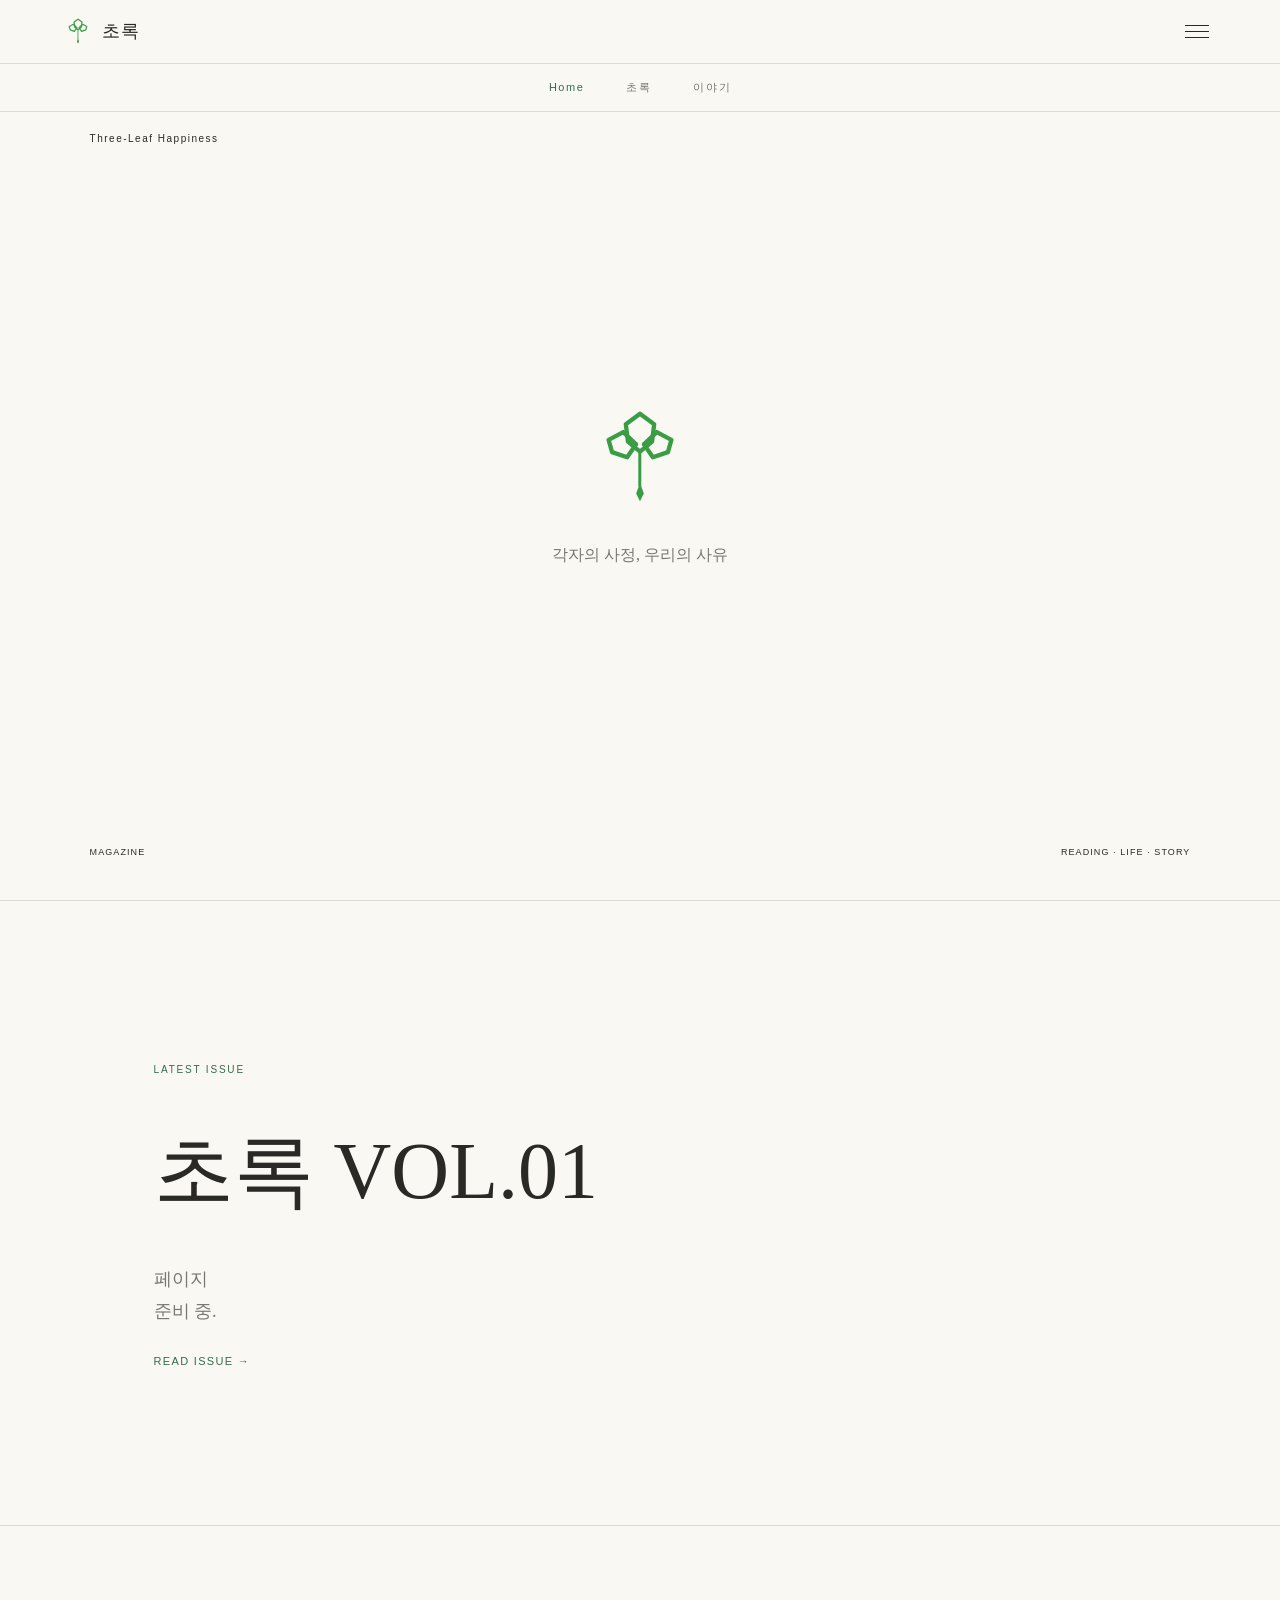
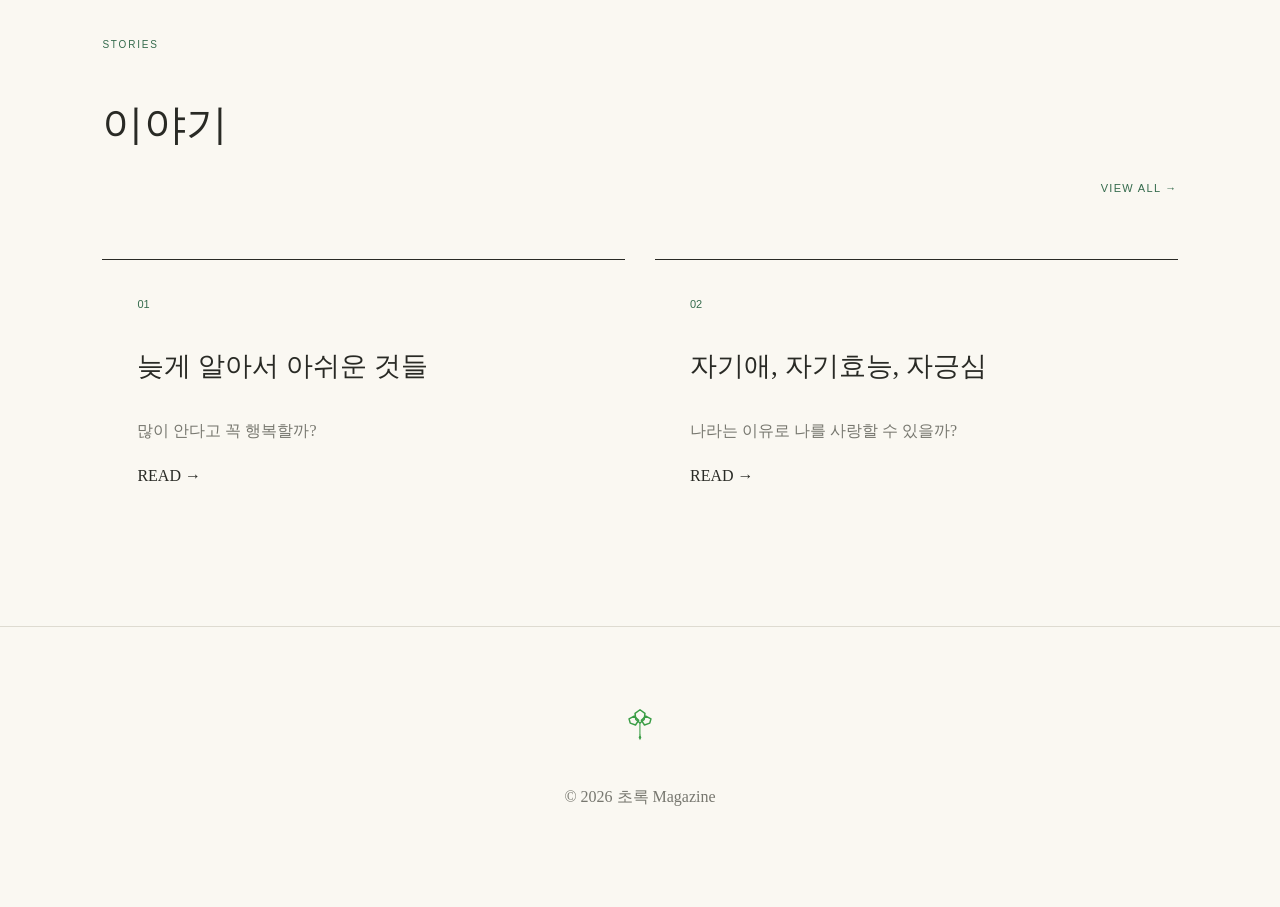
<file: index.html>
<!DOCTYPE html>
<html lang="ko">
<head>
<meta charset="UTF-8"><meta name="viewport" content="width=device-width, initial-scale=1.0">
<title>&lt;초록&gt; — Home</title><link rel="stylesheet" href="style.css">
</head>
  
<body>
<header class="site-header"><a href="index.html" class="brand"><img src="logo.svg" alt="초록 로고"><span>초록</span></a>
<button class="menu-button" id="menuButton" aria-label="메뉴 열기"><span></span><span></span><span></span></button></header>
<nav class="category-nav"><a href="index.html" class="active">Home</a><a href="chorok.html">초록</a><a href="stories.html">이야기</a></nav>
<aside class="side-menu" id="sideMenu"><div class="side-menu-inner"><p class="menu-label">MENU</p>
<a href="index.html">Home</a><a href="chorok.html">초록</a><a href="stories.html">이야기</a><hr>
<p class="menu-label">ARCHIVE</p><a href="issues/vol01.html">VOL.01</a><a href="issues/vol02.html">VOL.02</a></div></aside>
<div class="menu-overlay" id="menuOverlay"></div>
  
<main>
<section class="home-cover"><div class="cover-meta">Three-Leaf Happiness</div>
  <div class="cover-center"><img src="logo.svg" class="cover-logo" alt="초록">
    <p class="cover-subtitle">각자의 사정, 우리의 사유</p></div>
  <div class="cover-bottom"><span>MAGAZINE</span><span>READING · LIFE · STORY</span></div></section>
  
<section class="home-intro">
  <p class="section-label">LATEST ISSUE</p>
  <h1>초록 VOL.01</h1>
  <p class="intro-text">페이지<br>준비 중.</p><a href="issues/vol01.html" class="text-link">READ ISSUE →</a>
</section>
  
<section class="home-stories">
  <div class="section-heading"><div><p class="section-label">STORIES</p><h2>이야기</h2></div>
    <a href="stories.html" class="text-link">VIEW ALL →</a></div>
  
<div class="story-preview-grid">
  <article class="story-preview"><div class="story-number">01</div>
    <h3>늦게 알아서 아쉬운 것들</h3>
    <p>많이 안다고 꼭 행복할까?</p>
    <a href="stories/story01.html">READ →</a></article>
  
<article class="story-preview"><div class="story-number">02</div>
  <h3>자기애, 자기효능, 자긍심</h3>
  <p>나라는 이유로 나를 사랑할 수 있을까?</p>
  <a href="stories/story02.html">READ →</a></article></div></section>
</main>
  
<footer class="site-footer"><img src="logo.svg" alt="초록"><p>© 2026 초록 Magazine</p></footer>
<script src="script.js"></script></body></html>
</file>
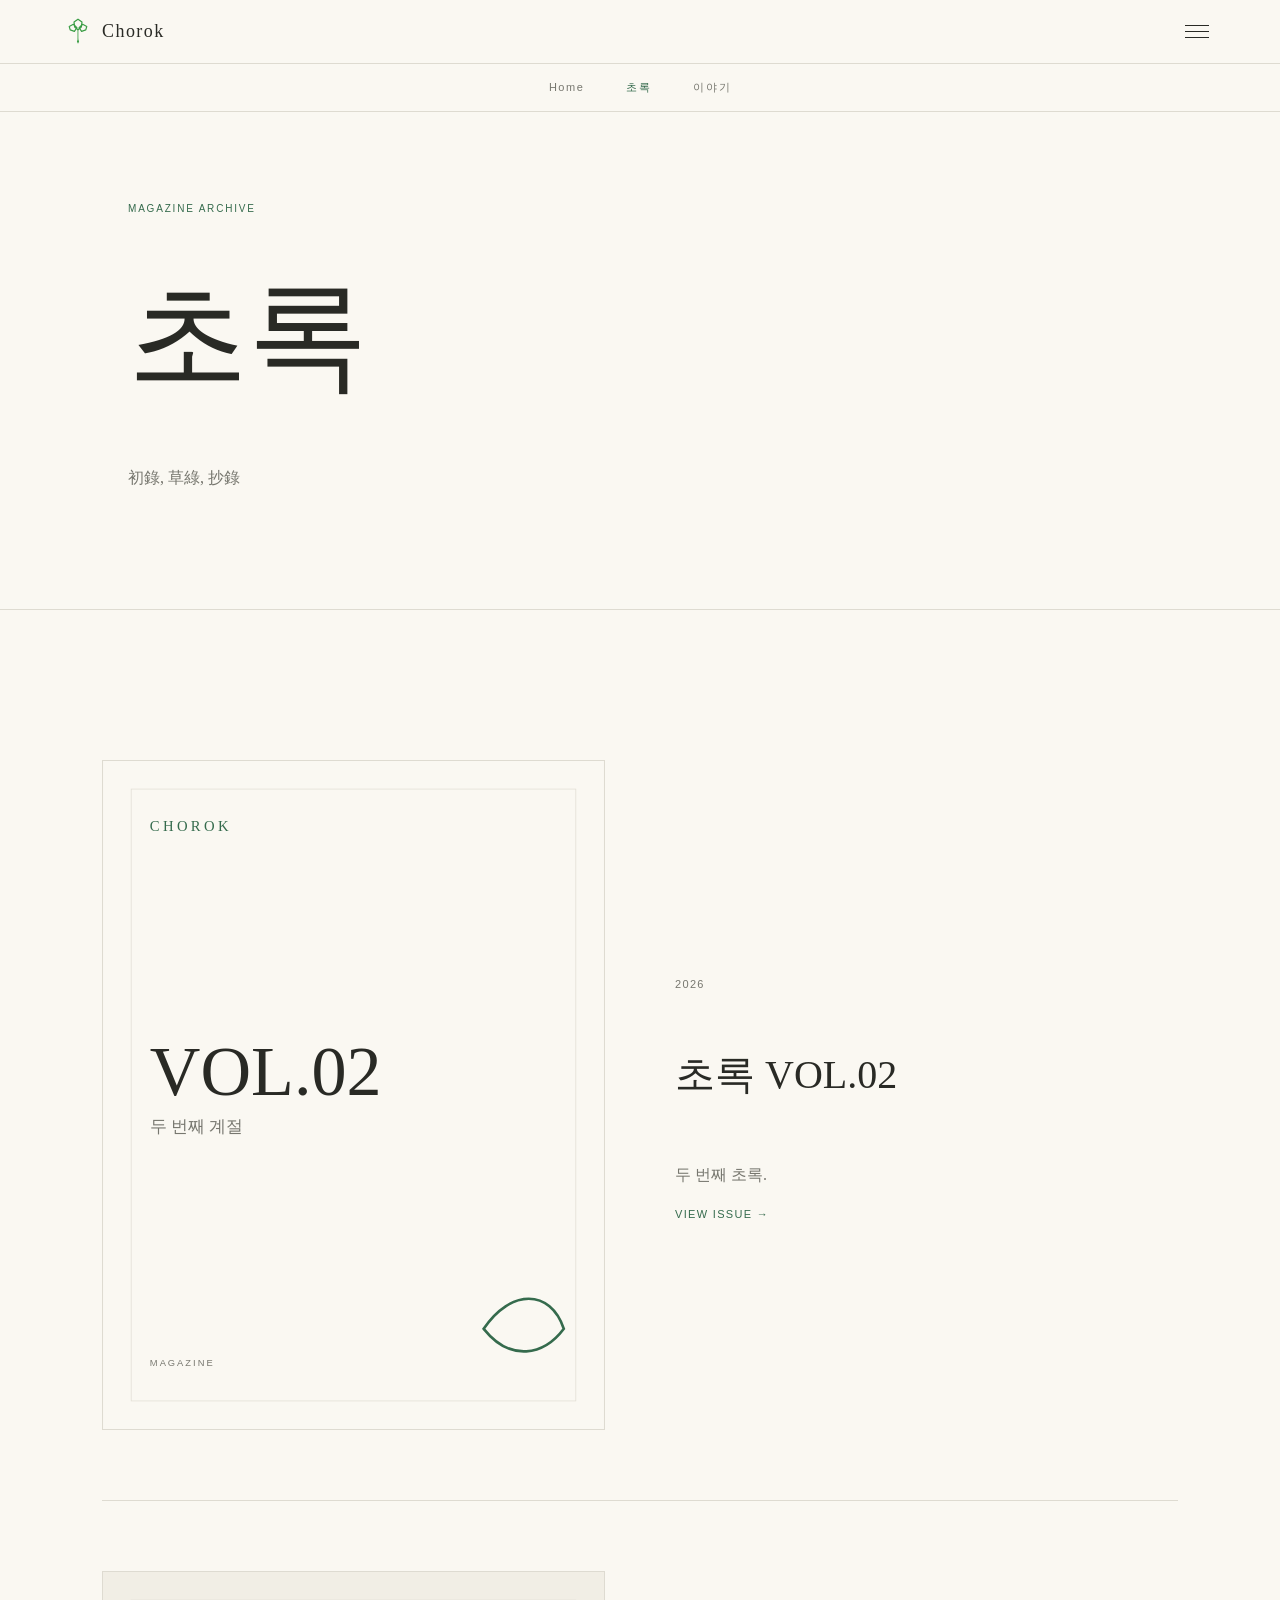
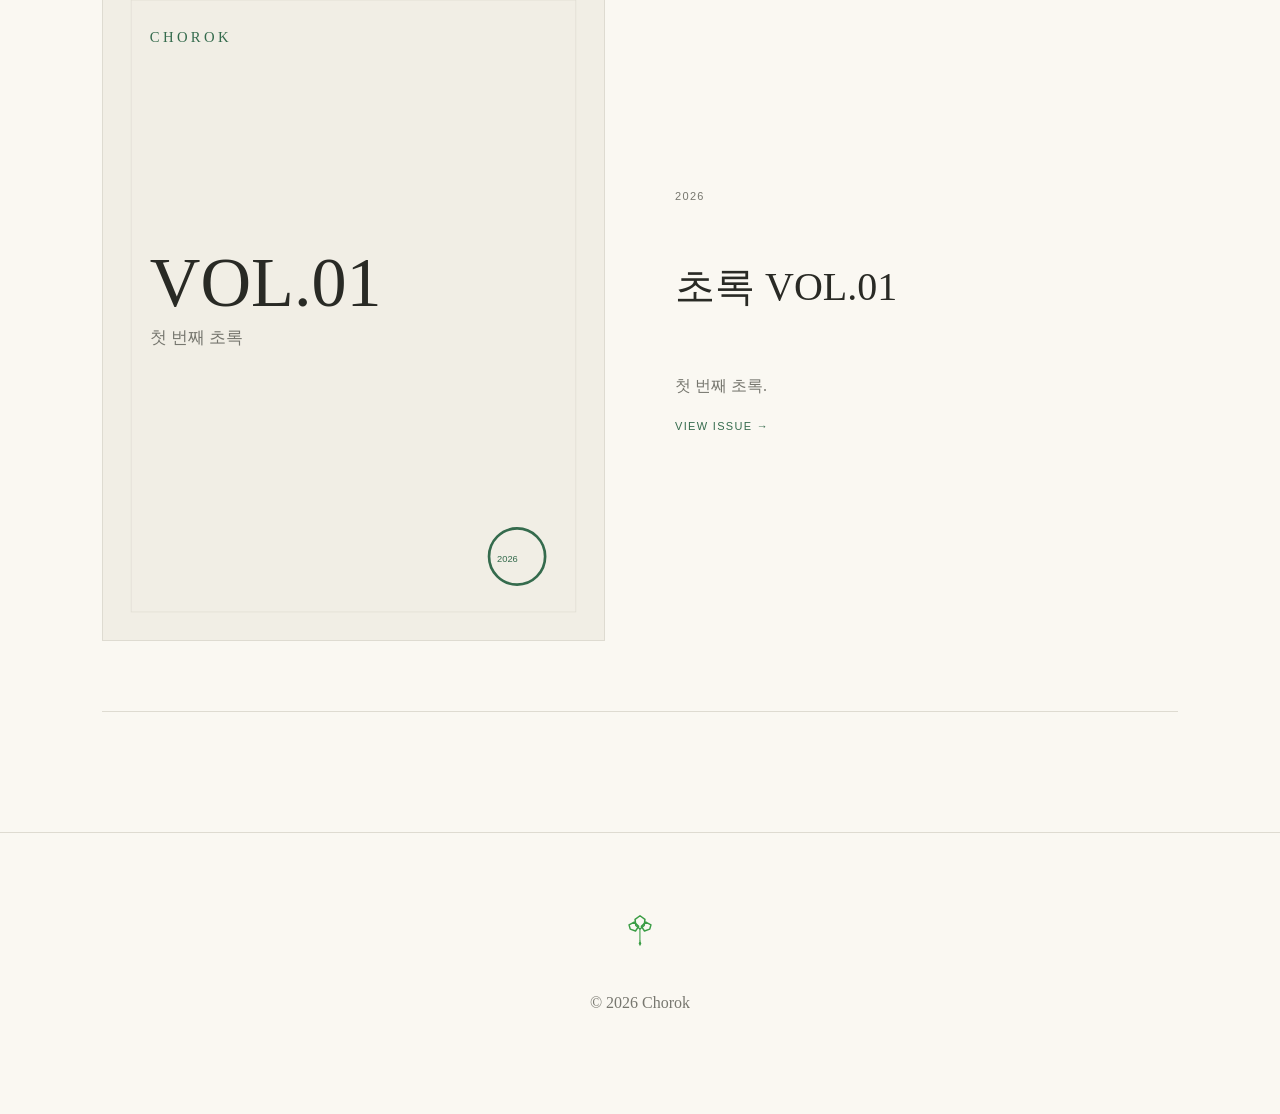
<file: chorok.html>
<!DOCTYPE html>
<html lang="ko"><head><meta charset="UTF-8">
  <meta name="viewport" content="width=device-width, initial-scale=1.0">
<title>&lt;초록&gt; — 초록</title><link rel="stylesheet" href="style.css">
</head>
  
  <body>
<header class="site-header">
  <a href="index.html" class="brand">
  <img src="logo.svg" alt="초록 로고">
  <span>Chorok</span></a>
  
<button class="menu-button" id="menuButton" aria-label="MENU"><span></span><span></span><span></span></button></header>
<nav class="category-nav">
  <a href="index.html">Home</a>
  <a href="chorok.html" class="active">초록</a>
  <a href="stories.html">이야기</a>
</nav>
    
<aside class="side-menu" id="sideMenu">
  <div class="side-menu-inner">
    <p class="menu-label">MENU</p>
    <a href="index.html">Home</a>
    <a href="chorok.html">초록</a>
    <a href="stories.html">이야기</a><hr>
    <p class="menu-label">ARCHIVE</p>
    <a href="issues/vol01.html">VOL.01</a>
    <a href="issues/vol02.html">VOL.02</a>
  </div></aside>
    <div class="menu-overlay" id="menuOverlay"></div>
    
<main>
  <section class="category-header">
    <p class="section-label">MAGAZINE ARCHIVE</p><h1>초록</h1><p>初錄, 草綠, 抄錄</p></section>
<section class="issue-list">
  
<article class="issue-card">
  <a class="issue-cover" href="issues/vol02.html">
    <img src="assets/images/vol02-cover.svg" alt="초록 VOL.02 표지"></a>
  <div class="issue-info">
    <p class="issue-date">2026</p>
    <h2>초록 VOL.02</h2>
    <p>두 번째 초록.</p>
    <a href="issues/vol02.html" class="text-link">VIEW ISSUE →</a></div>
</article>
  
<article class="issue-card">
  <a class="issue-cover" href="issues/vol01.html">
    <img src="assets/images/vol01-cover.svg" alt="초록 VOL.01 표지"></a>
  <div class="issue-info">
    <p class="issue-date">2026</p><h2>초록 VOL.01</h2>
    <p>첫 번째 초록.</p><a href="issues/vol01.html" class="text-link">VIEW ISSUE →</a></div>
</article>
  
</section></main>
    
<footer class="site-footer"><img src="logo.svg" alt="초록"><p>© 2026 Chorok</p></footer><script src="script.js"></script></body></html>
</file>
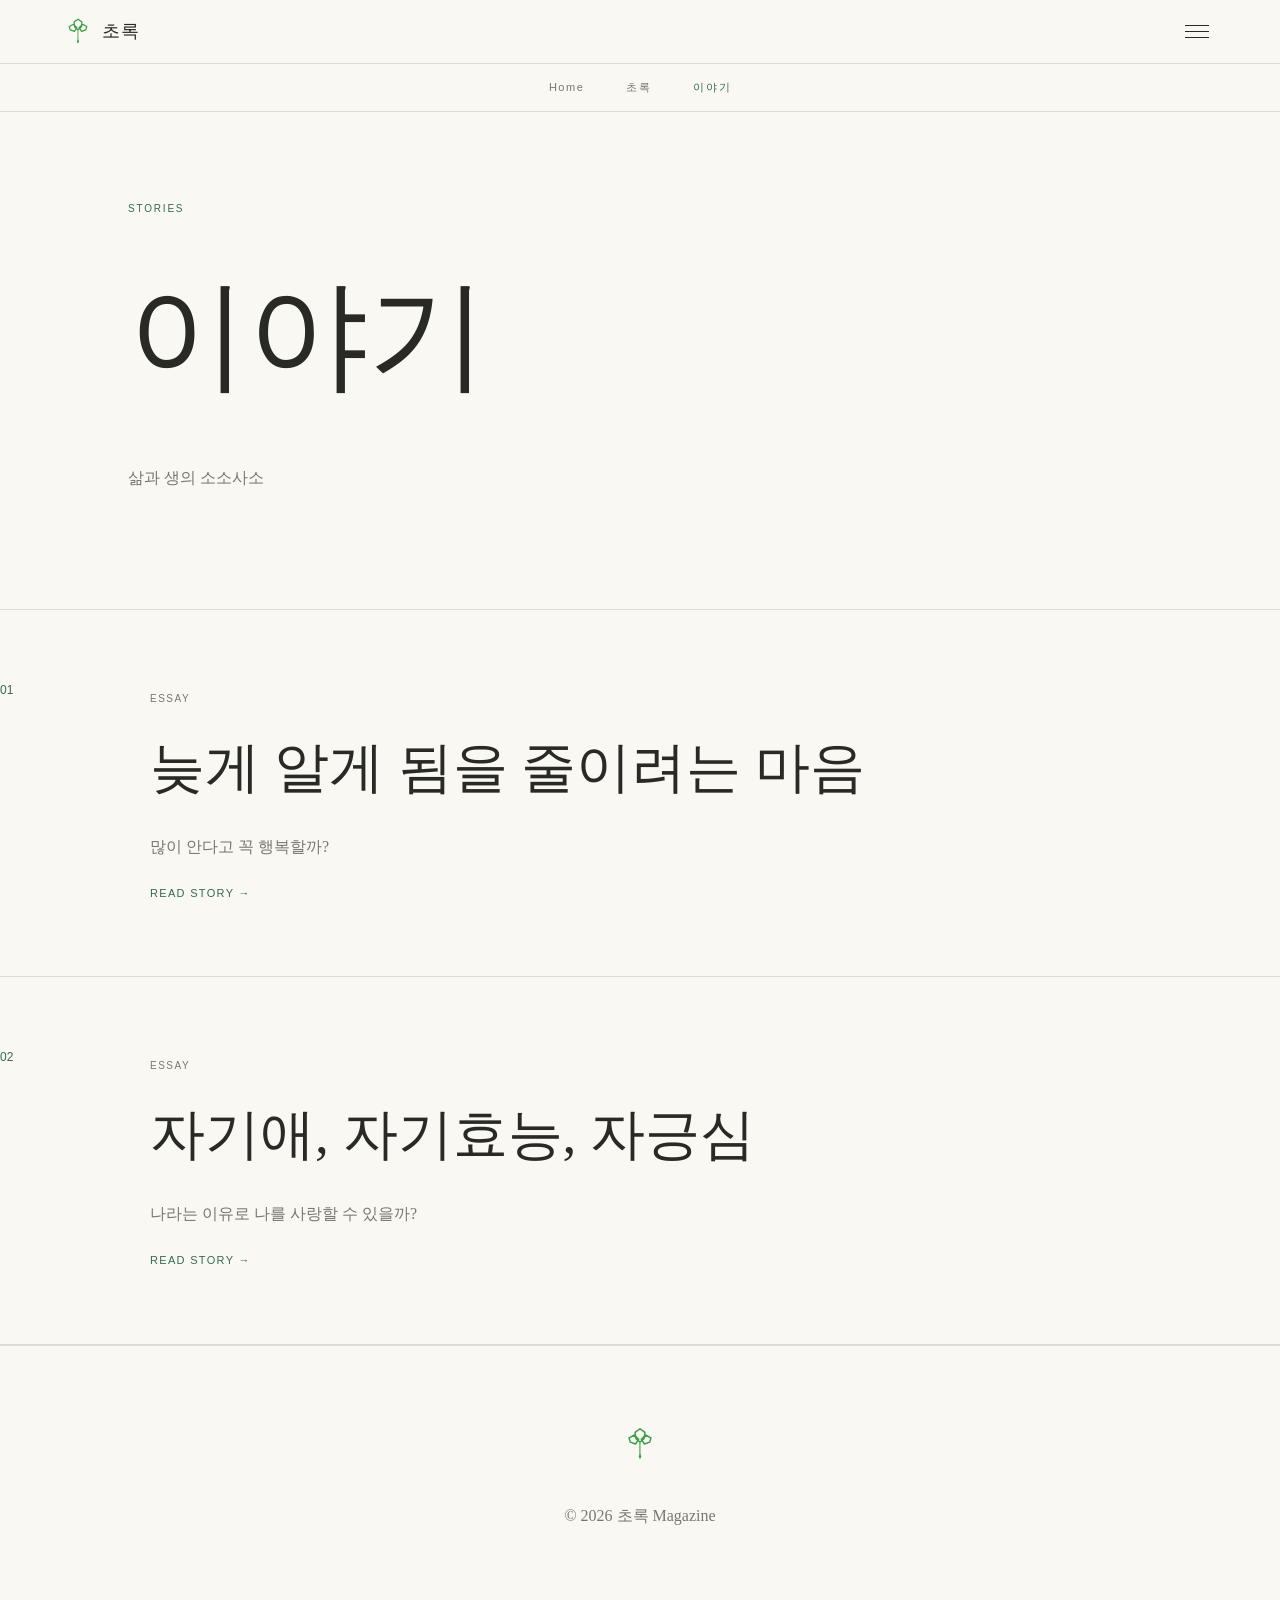
<file: stories.html>
<!DOCTYPE html>
<html lang="ko">
  <head>
    <meta charset="UTF-8"><meta name="viewport" content="width=device-width, initial-scale=1.0">
<title>&lt;초록&gt; — 이야기</title><link rel="stylesheet" href="style.css">
  </head><body>

<header class="site-header">
  <a href="index.html" class="brand"><img src="logo.svg" alt="초록 로고"><span>초록</span></a>
  <button class="menu-button" id="menuButton" aria-label="메뉴 열기"><span></span><span></span><span></span>
  </button></header>
    
<nav class="category-nav"><a href="index.html">Home</a><a href="chorok.html">초록</a>
  <a href="stories.html" class="active">이야기</a></nav>
    
<aside class="side-menu" id="sideMenu"><div class="side-menu-inner">
  <p class="menu-label">MENU</p>
  <a href="index.html">Home</a><a href="chorok.html">초록</a>
  <a href="stories.html">이야기</a><hr><p class="menu-label">ARCHIVE</p>
  <a href="issues/vol01.html">VOL.01</a>
  <a href="issues/vol02.html">VOL.02</a></div></aside><div class="menu-overlay" id="menuOverlay"></div>
    
<main>
  <section class="category-header">
    <p class="section-label">STORIES</p>
    <h1>이야기</h1>
    <p>삶과 생의 소소사소</p>
  </section
    
<section class="stories-list">
  <article class="story-card">
    <div class="story-card-number">01</div>
    <div class="story-card-content">
      <p class="story-category">ESSAY</p>
      <h2>늦게 알게 됨을 줄이려는 마음</h2>
      <p>많이 안다고 꼭 행복할까?</p>
      <a href="stories/story01.html" class="text-link">READ STORY →</a></div></article>
  
<article class="story-card">
  <div class="story-card-number">02</div><div class="story-card-content">
    <p class="story-category">ESSAY</p>
    <h2>자기애, 자기효능, 자긍심</h2>
    <p>나라는 이유로 나를 사랑할 수 있을까?</p>
    <a href="stories/story02.html" class="text-link">READ STORY →</a></div></article></section></main>
    
<footer class="site-footer"><img src="logo.svg" alt="초록"><p>© 2026 초록 Magazine</p></footer><script src="script.js"></script></body></html>
</file>
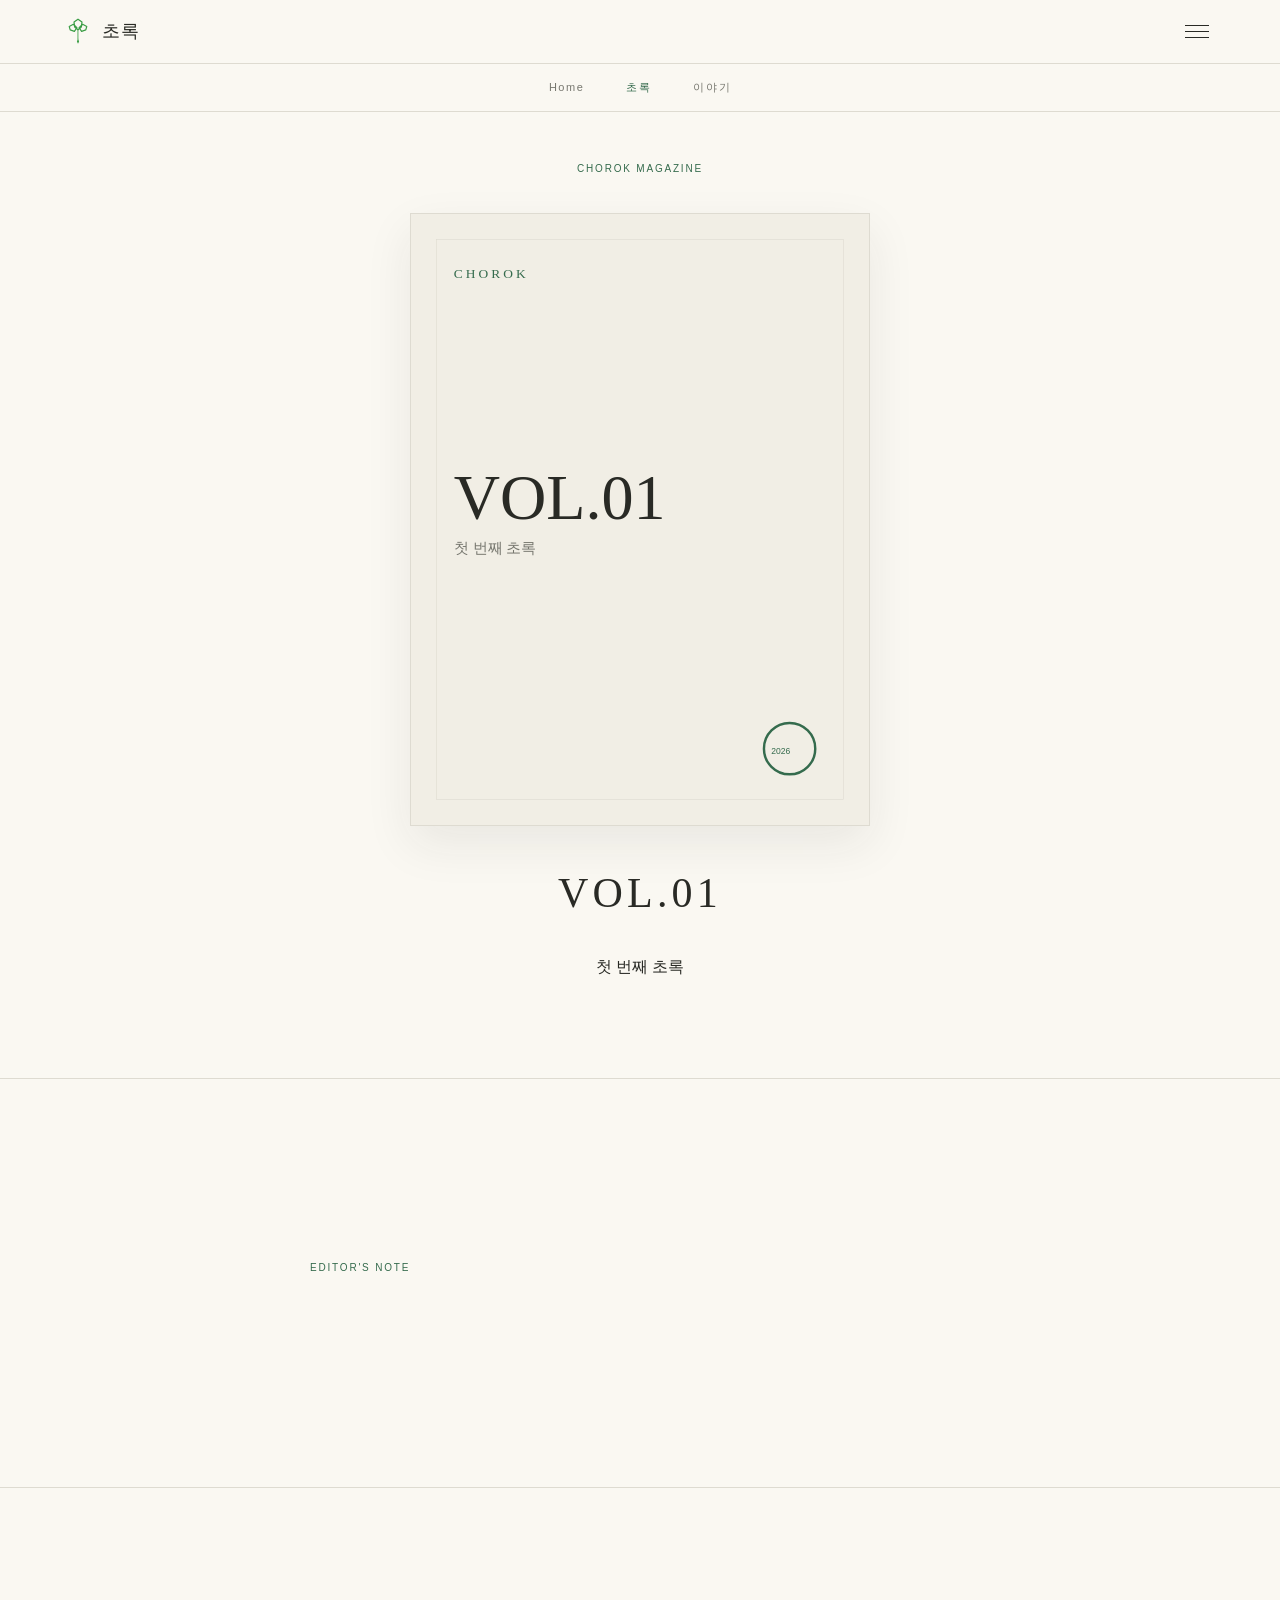
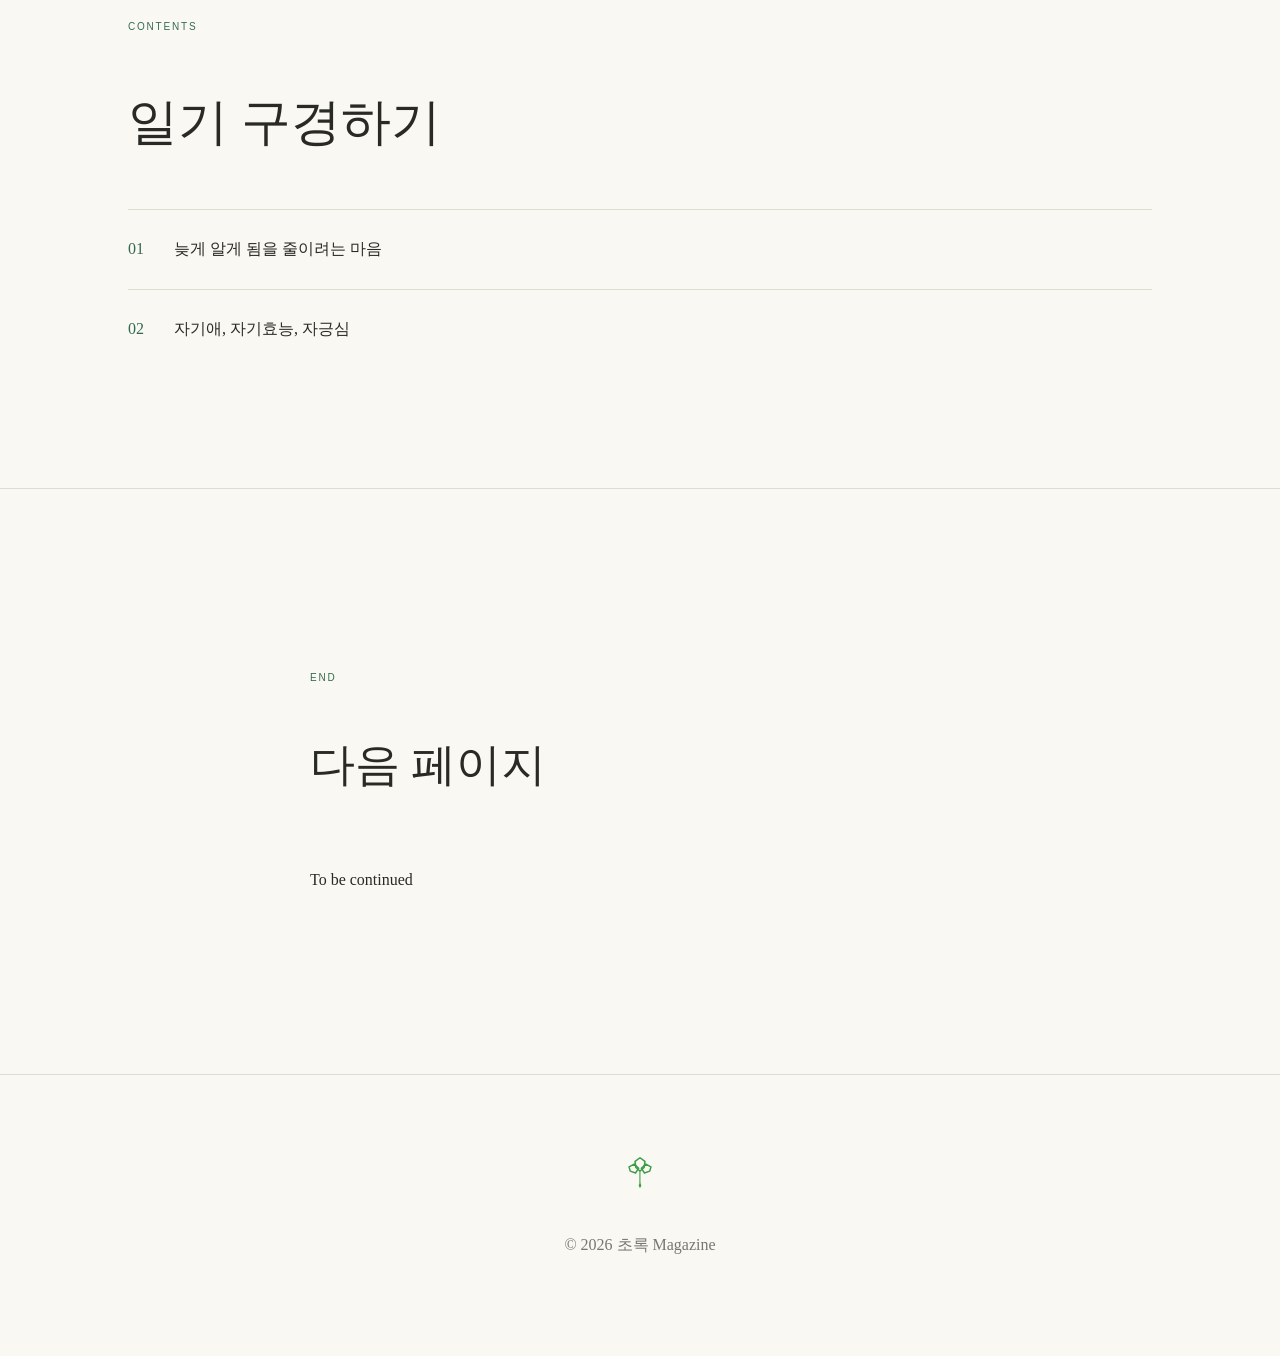
<file: issues/vol01.html>
<!DOCTYPE html>
<html lang="ko">
  <head>
    <meta charset="UTF-8">
    <meta name="viewport" content="width=device-width, initial-scale=1.0"><title>&lt;초록&gt; VOL.01</title>
    <link rel="stylesheet" href="../style.css">
  </head>
  
  <body>
<header class="site-header">
  <a href="../index.html" class="brand">
    <img src="../logo.svg" alt="초록 로고">
    <span>초록</span></a>
  <button class="menu-button" id="menuButton" aria-label="메뉴 열기"><span></span><span></span><span></span></button>
</header>
    
<nav class="category-nav">
  <a href="../index.html">Home</a><a href="../chorok.html" class="active">초록</a>
  <a href="../stories.html">이야기</a>
</nav>
    
<aside class="side-menu" id="sideMenu">
  <div class="side-menu-inner">
    <p class="menu-label">MENU</p><a href="../index.html">Home</a>
    <a href="../chorok.html">초록</a>
    <a href="../stories.html">이야기</a>
    <hr>
    <p class="menu-label">ARCHIVE</p><a href="vol01.html">VOL.01</a>
    <a href="vol02.html">VOL.02</a></div></aside><div class="menu-overlay" id="menuOverlay">
    </div>
    
<main>
  <section class="issue-cover-page">
    <p class="section-label">CHOROK MAGAZINE</p>
    <img src="../assets/images/vol01-cover.svg" class="issue-cover-large" alt="초록 VOL.01 표지"><p class="issue-cover-title">VOL.01</p>
    <p>첫 번째 초록</p>
  </section>
  
<section class="article-page">
  <p class="section-label">EDITOR'S NOTE</p>
  <h2></h2>
  <p></p>
  <p></p>
  <p></p>
  <p></p>
</section>
  
<section class="issue-contents">
  <p class="section-label">CONTENTS</p>
  <h2>일기 구경하기</h2>
  <a href="../stories/story01.html"><span>01</span>늦게 알게 됨을 줄이려는 마음</a>
  <a href="../stories/story02.html"><span>02</span>자기애, 자기효능, 자긍심</a>
</section>
  
<section class="article-page"><p class="section-label">END</p>
  <h2>다음 페이지</h2><p>To be continued</p></section>
</main>
    
<footer class="site-footer"><img src="../logo.svg" alt="초록"><p>© 2026 초록 Magazine</p></footer><script src="../script.js"></script></body></html>
</file>
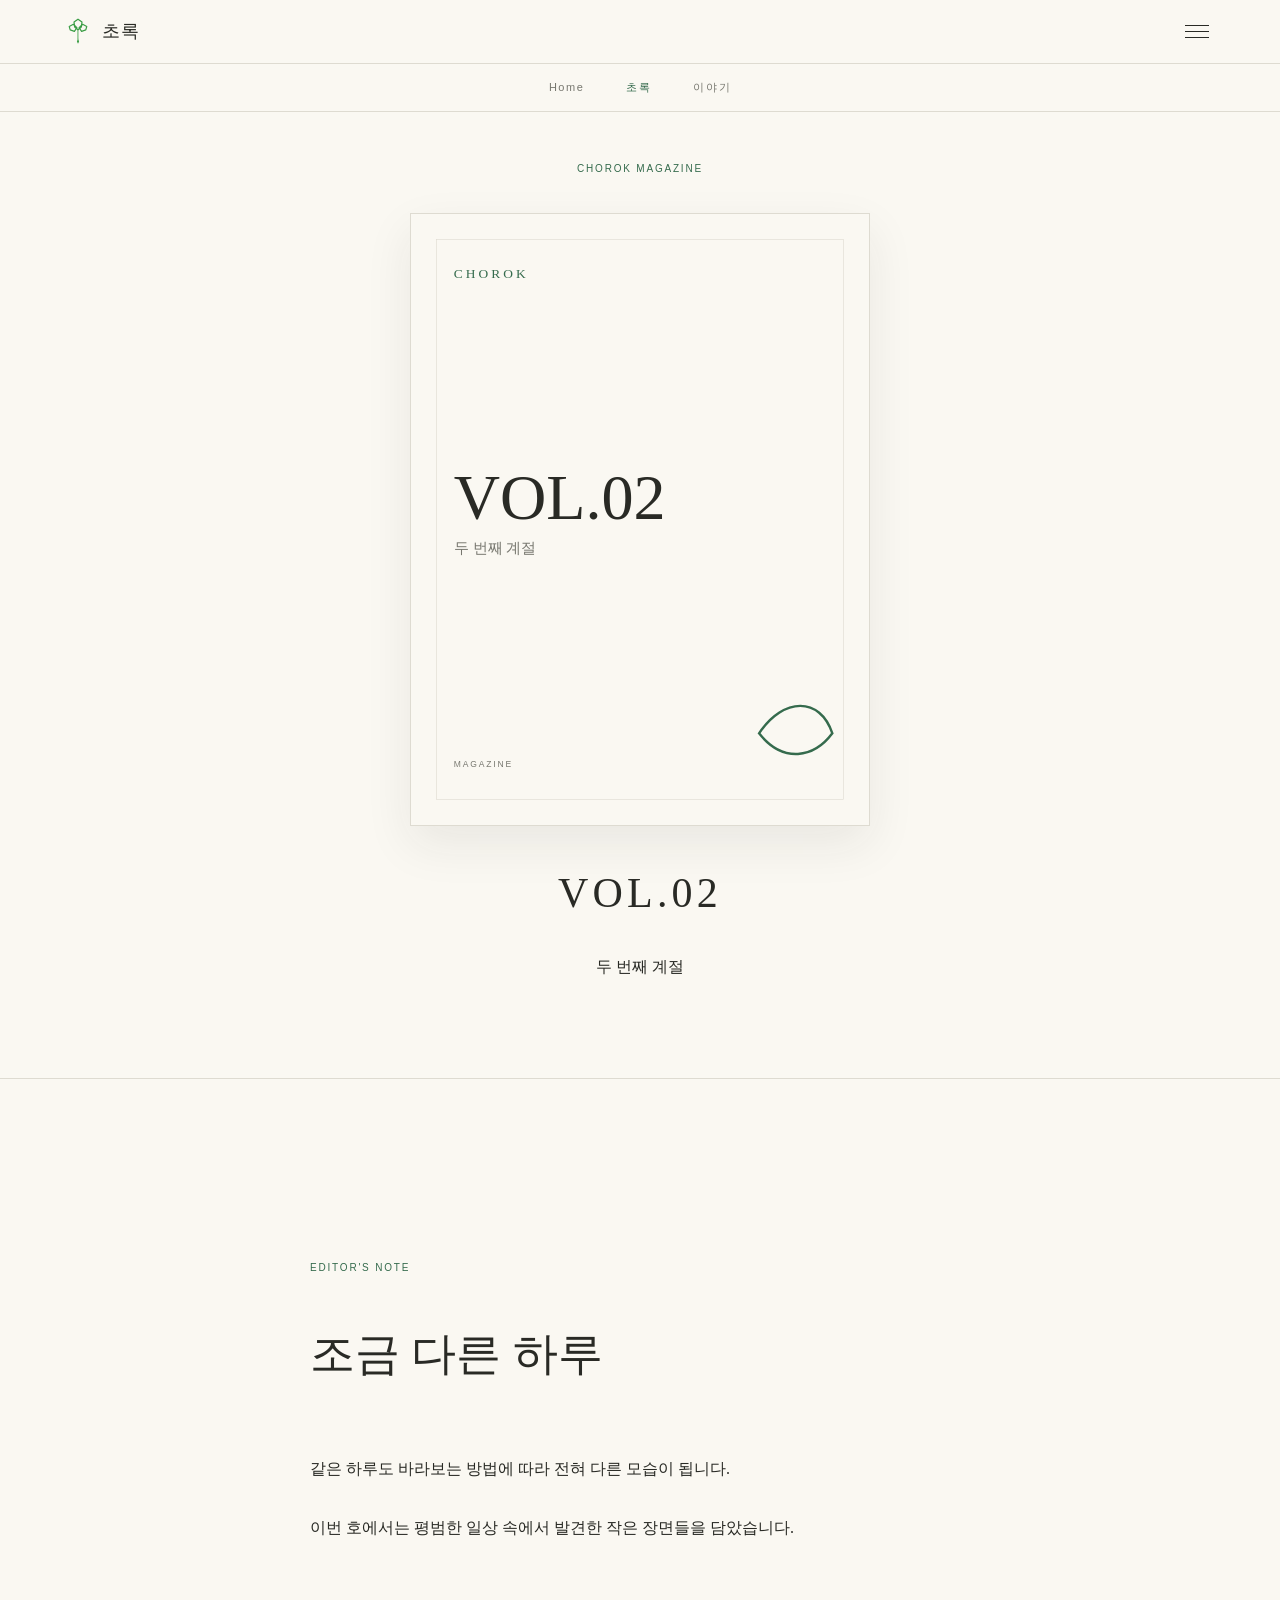
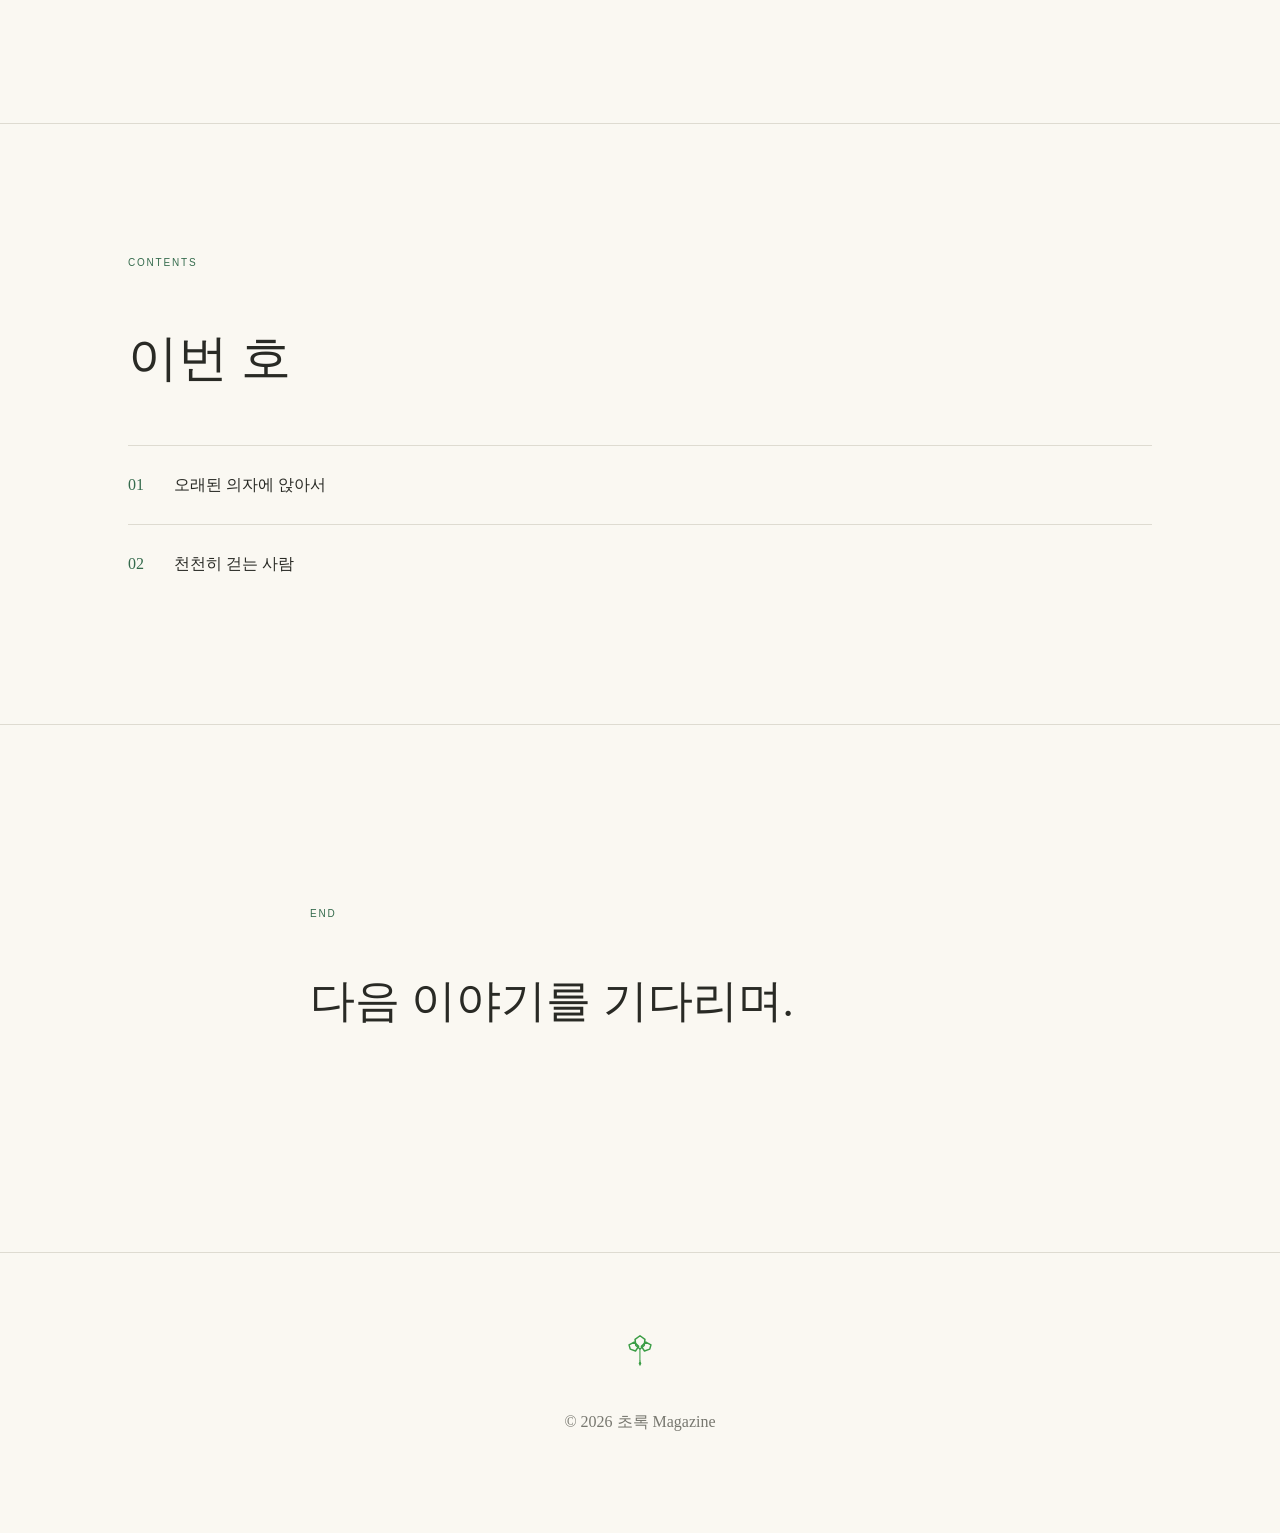
<file: issues/vol02.html>
<!DOCTYPE html>
<html lang="ko"><head><meta charset="UTF-8"><meta name="viewport" content="width=device-width, initial-scale=1.0"><title>&lt;초록&gt; VOL.02</title><link rel="stylesheet" href="../style.css"></head><body>
<header class="site-header"><a href="../index.html" class="brand"><img src="../logo.svg" alt="초록 로고"><span>초록</span></a><button class="menu-button" id="menuButton" aria-label="메뉴 열기"><span></span><span></span><span></span></button></header>
<nav class="category-nav"><a href="../index.html">Home</a><a href="../chorok.html" class="active">초록</a><a href="../stories.html">이야기</a></nav>
<aside class="side-menu" id="sideMenu"><div class="side-menu-inner"><p class="menu-label">MENU</p><a href="../index.html">Home</a><a href="../chorok.html">초록</a><a href="../stories.html">이야기</a><hr><p class="menu-label">ARCHIVE</p><a href="vol01.html">VOL.01</a><a href="vol02.html">VOL.02</a></div></aside><div class="menu-overlay" id="menuOverlay"></div>
<main><section class="issue-cover-page"><p class="section-label">CHOROK MAGAZINE</p><img src="../assets/images/vol02-cover.svg" class="issue-cover-large" alt="초록 VOL.02 표지"><p class="issue-cover-title">VOL.02</p><p>두 번째 계절</p></section>
<section class="article-page"><p class="section-label">EDITOR'S NOTE</p><h2>조금 다른 하루</h2><p>같은 하루도 바라보는 방법에 따라 전혀 다른 모습이 됩니다.</p><p>이번 호에서는 평범한 일상 속에서 발견한 작은 장면들을 담았습니다.</p></section>
<section class="issue-contents"><p class="section-label">CONTENTS</p><h2>이번 호</h2><a href="../stories/story01.html"><span>01</span>오래된 의자에 앉아서</a><a href="../stories/story02.html"><span>02</span>천천히 걷는 사람</a></section>
<section class="article-page"><p class="section-label">END</p><h2>다음 이야기를 기다리며.</h2></section></main>
<footer class="site-footer"><img src="../logo.svg" alt="초록"><p>© 2026 초록 Magazine</p></footer><script src="../script.js"></script></body></html>
</file>
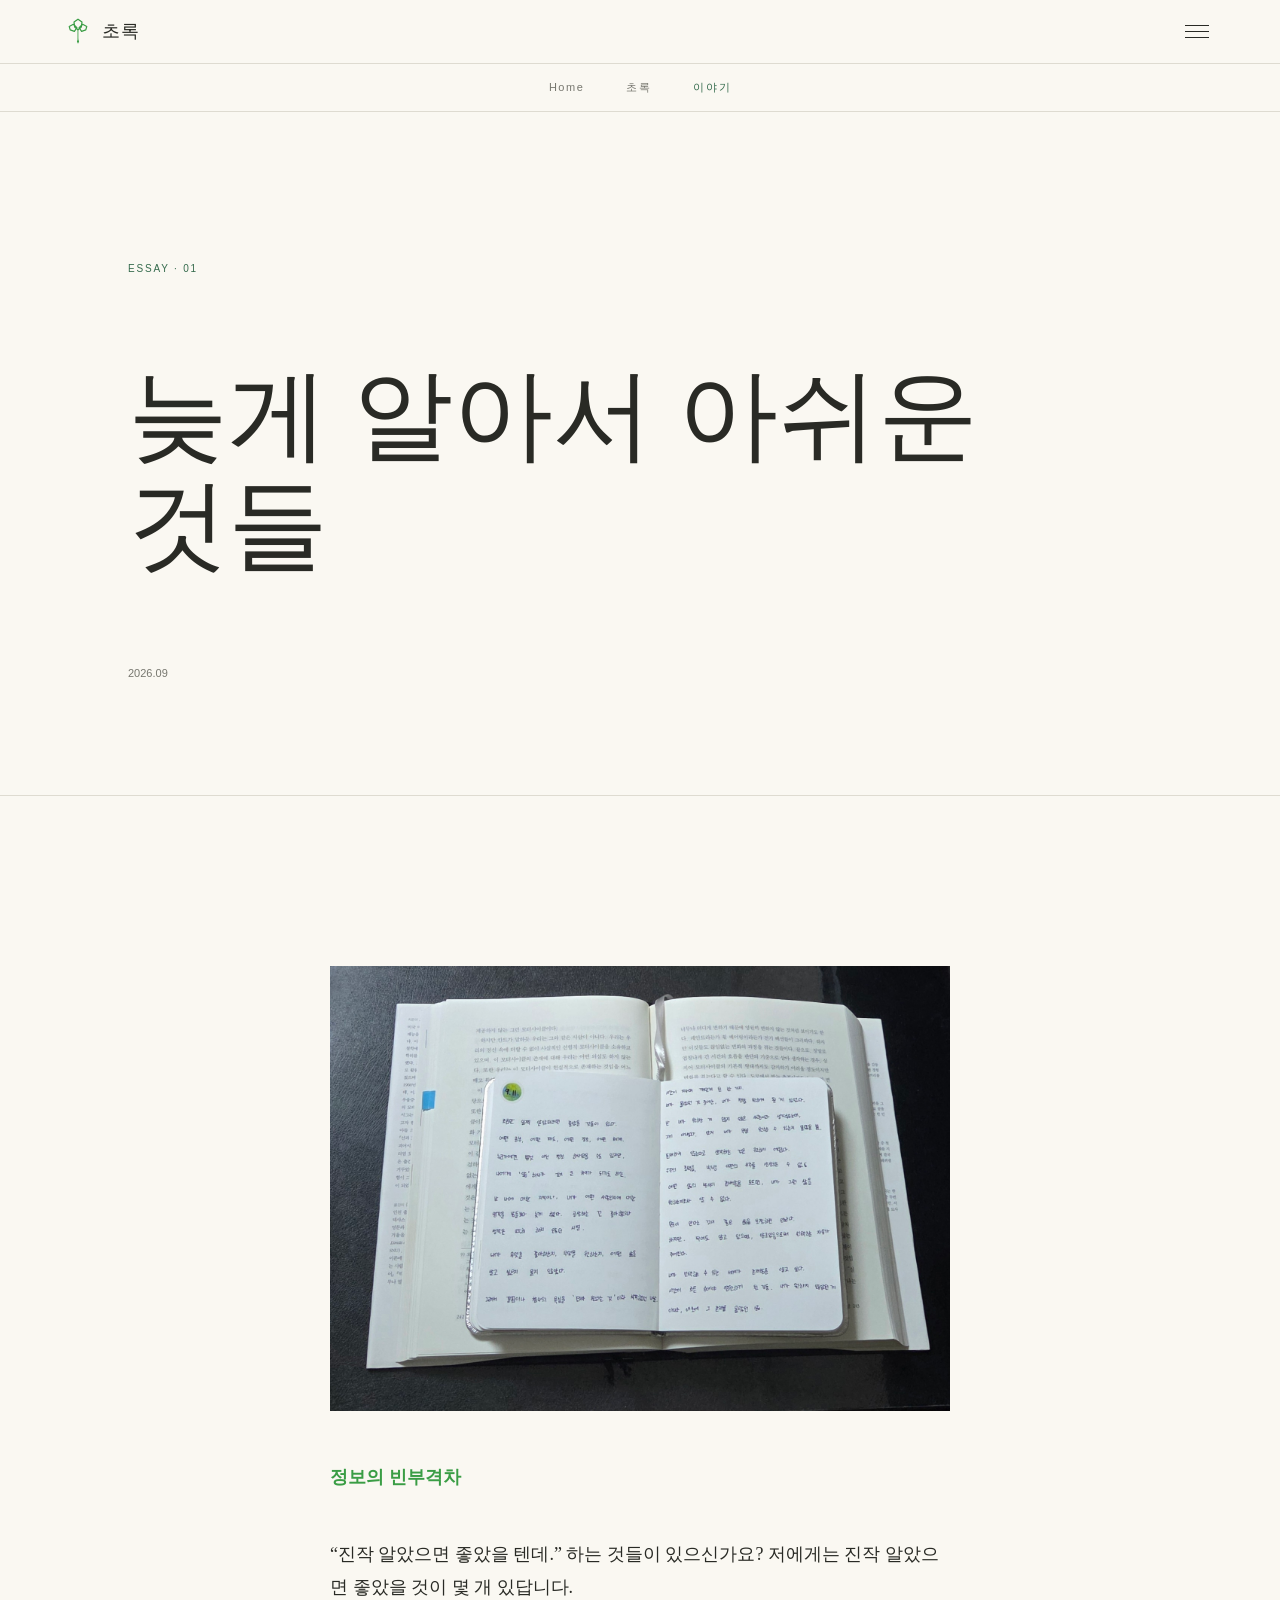
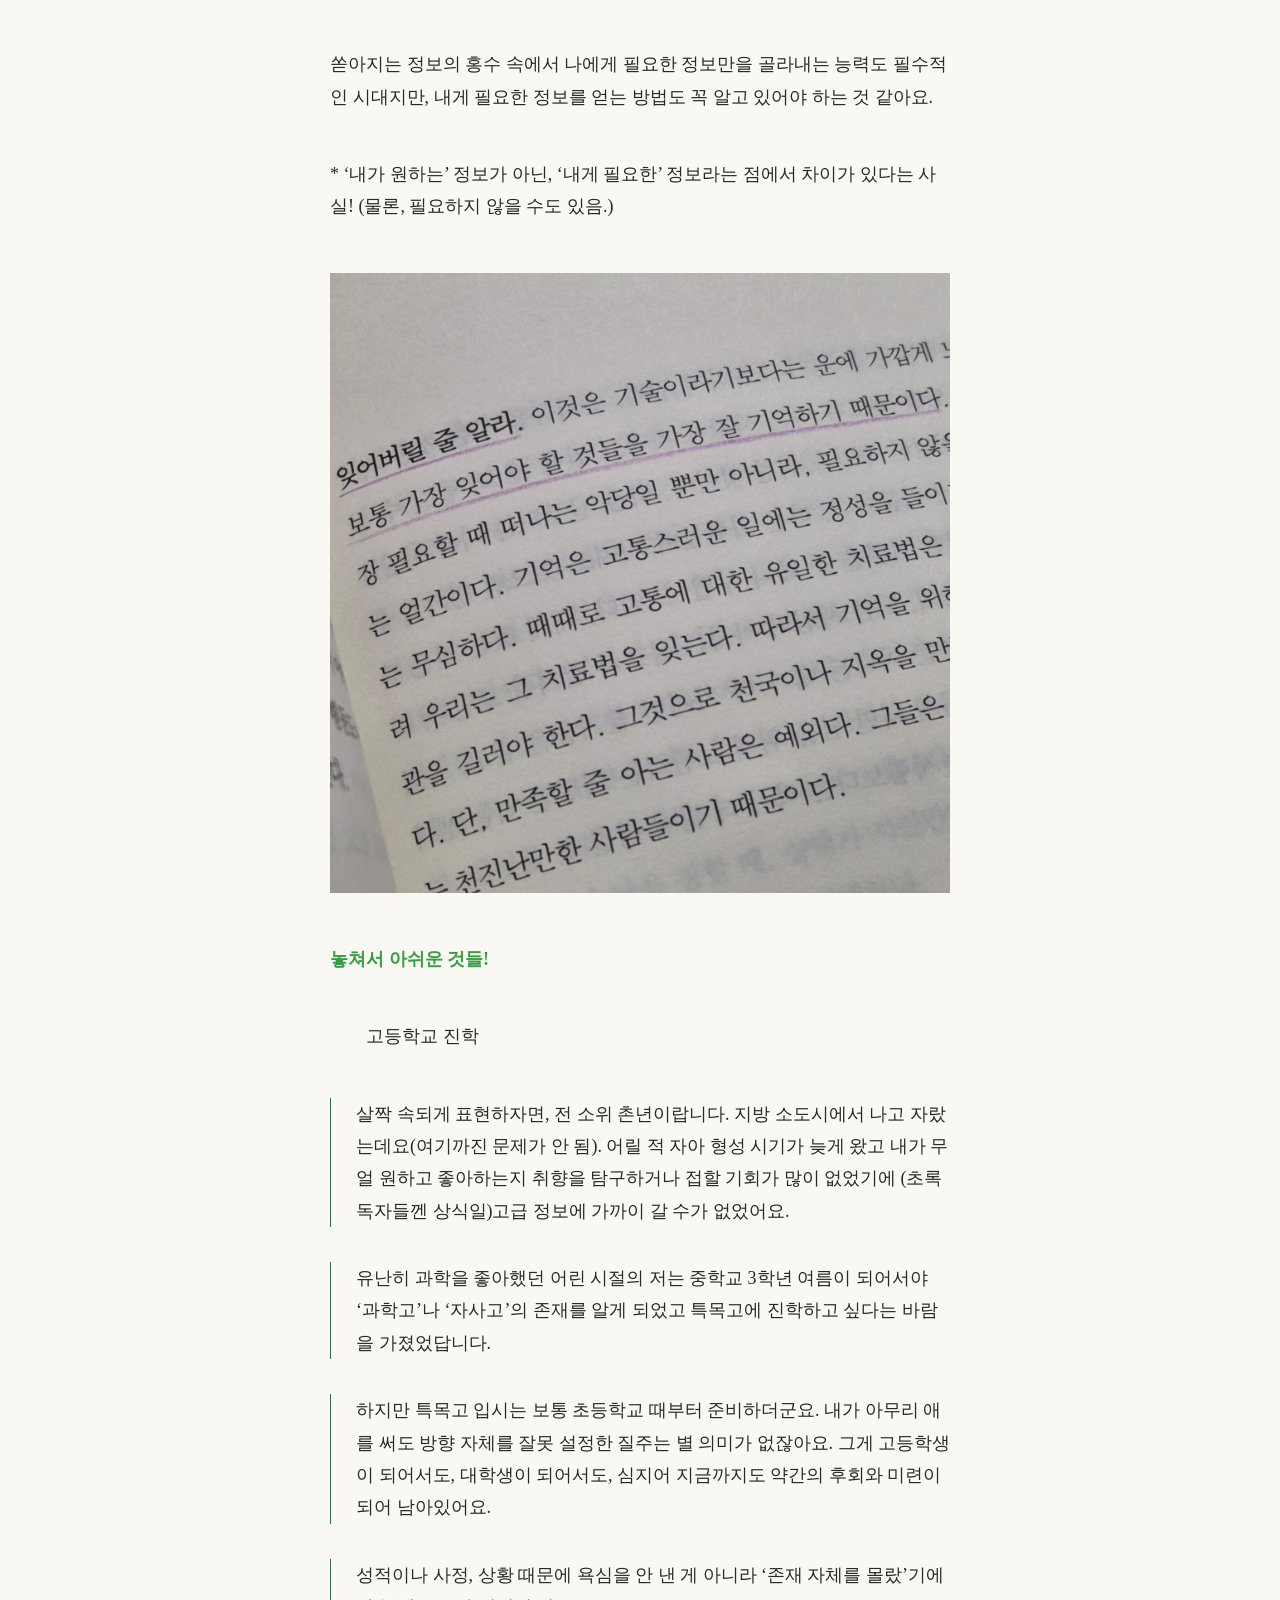
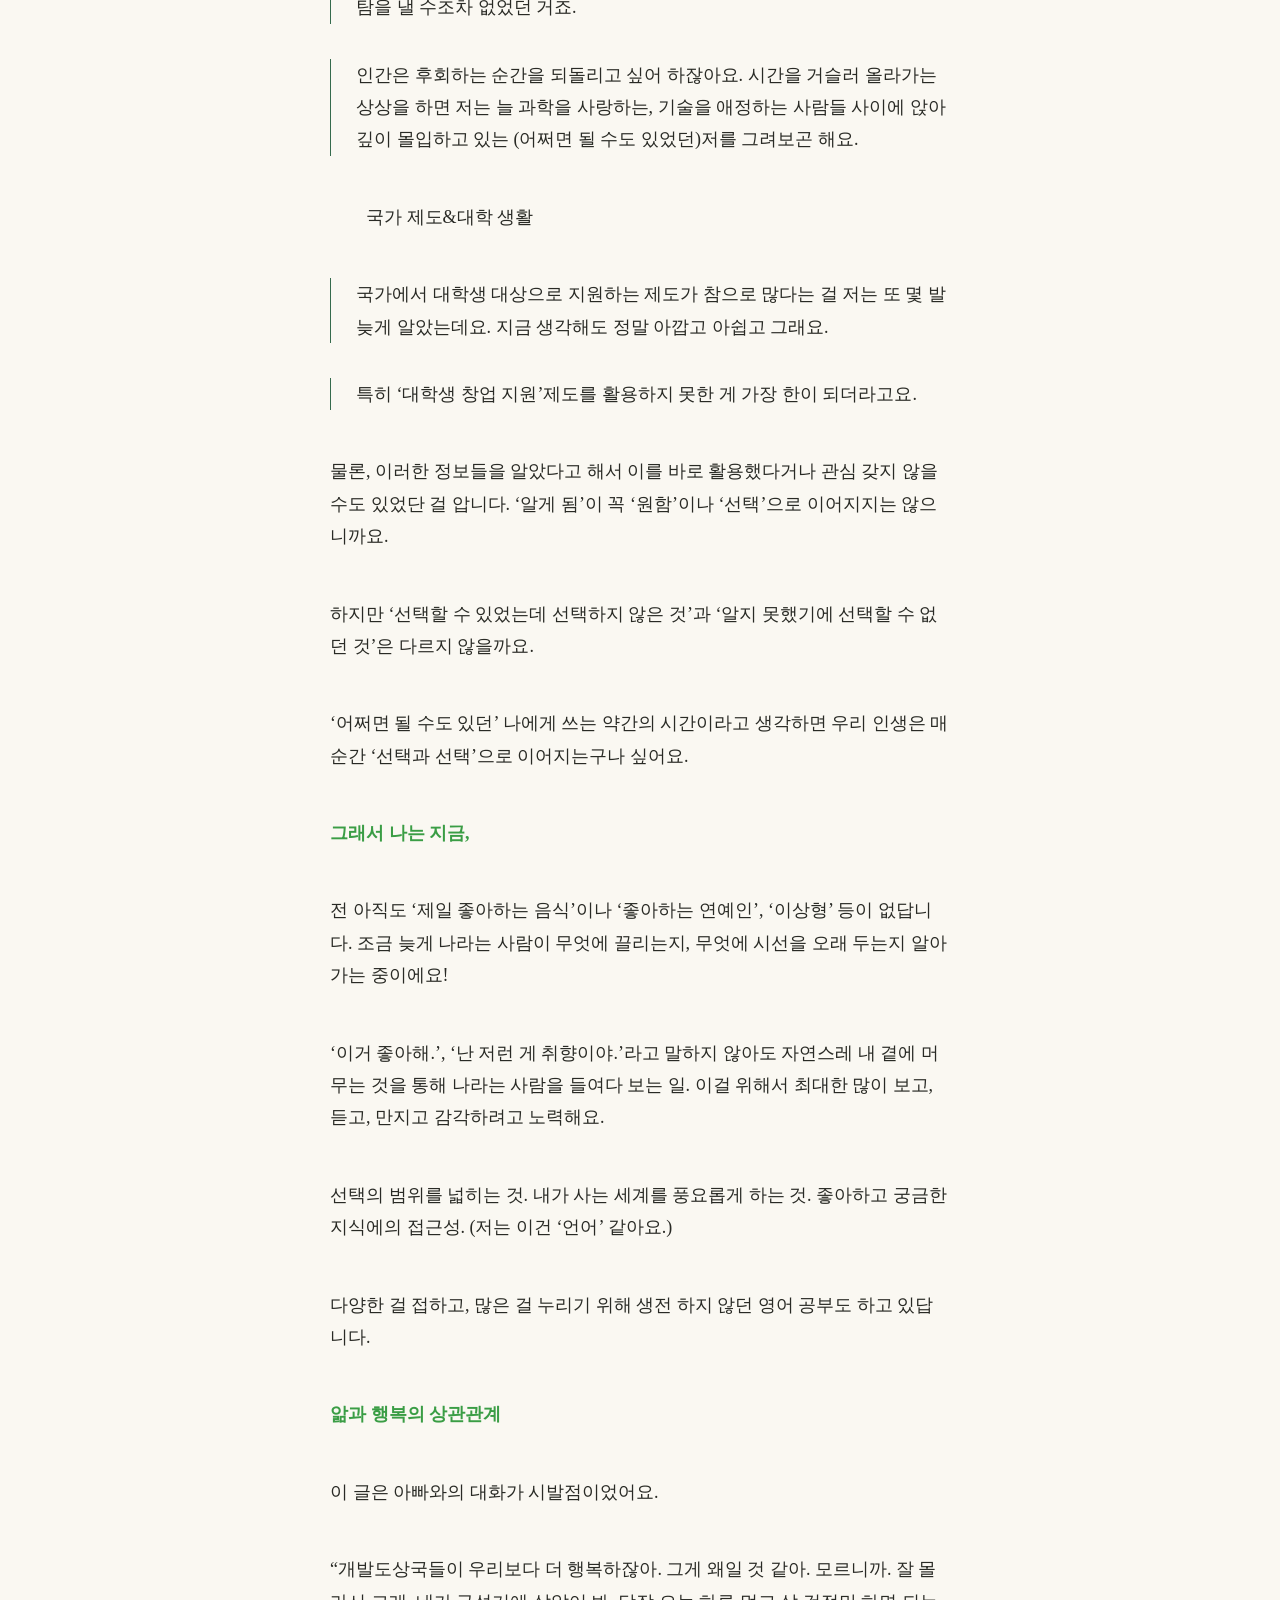
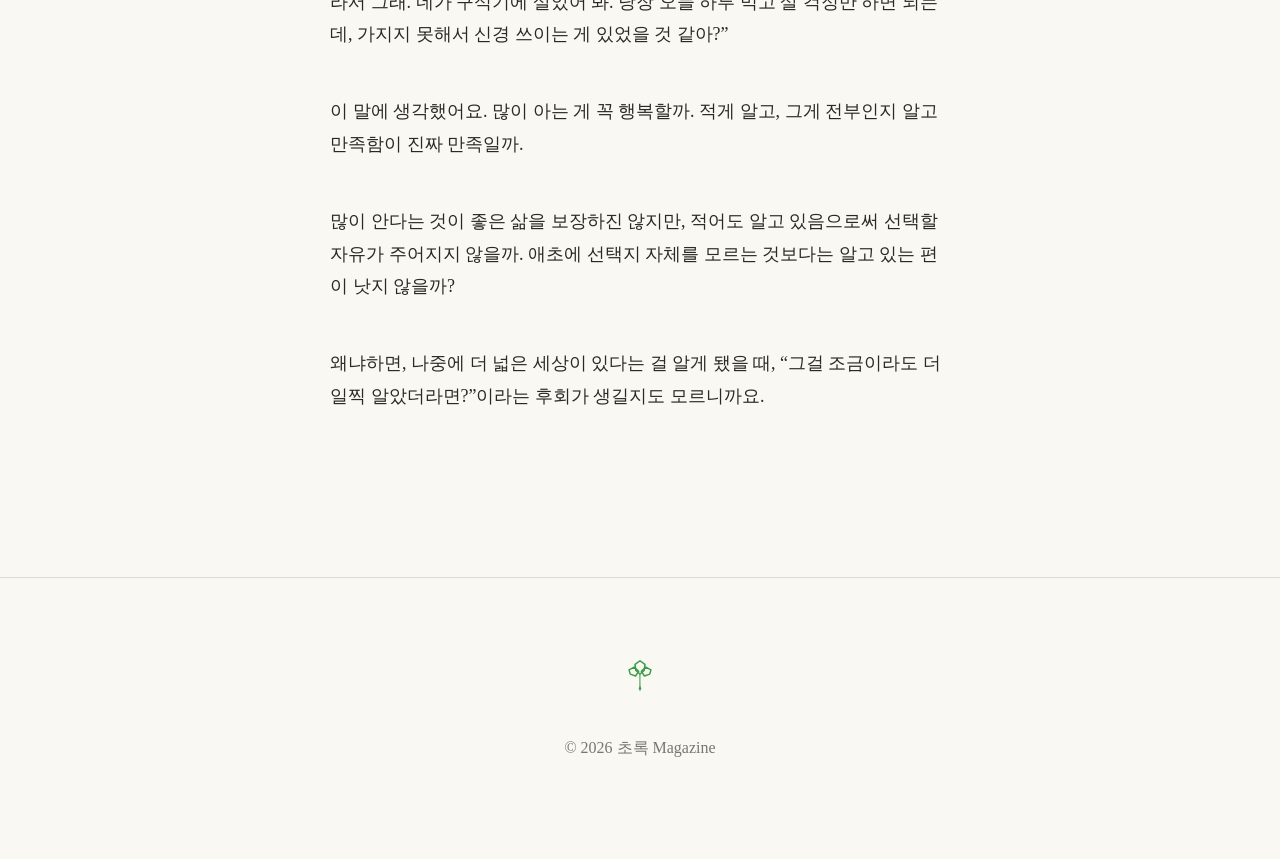
<file: stories/story01.html>
<!DOCTYPE html>
<html lang="ko"><head><meta charset="UTF-8"><meta name="viewport" content="width=device-width, initial-scale=1.0"><title>늦게 알아서 아쉬운 것들 — &lt;초록&gt;</title><link rel="stylesheet" href="../style.css"></head><body>
<header class="site-header"><a href="../index.html" class="brand"><img src="../logo.svg" alt="초록"><span>초록</span></a><button class="menu-button" id="menuButton" aria-label="MENU"><span></span><span></span><span></span></button></header>
<nav class="category-nav"><a href="../index.html">Home</a><a href="../chorok.html">초록</a><a href="../stories.html" class="active">이야기</a></nav>
<aside class="side-menu" id="sideMenu"><div class="side-menu-inner"><p class="menu-label">MENU</p><a href="../index.html">Home</a><a href="../chorok.html">초록</a><a href="../stories.html">이야기</a><hr><p class="menu-label">ARCHIVE</p><a href="../issues/vol01.html">첫 번째 이야기</a><a href="../issues/vol02.html">두 번째 이야기</a></div></aside><div class="menu-overlay" id="menuOverlay"></div>
  
<main><article class="story-article">
  <header class="story-article-header">
    <p class="section-label">ESSAY · 01</p><h1>늦게 알아서 아쉬운 것들</h1>
    <p class="story-date">2026.09</p>
  
  </header>
  <div class="story-body">

    <figure class="essay-image">
  <img src="../assets/images/essay/essay01_001.jpg" alt="에세이01">
</figure>
    
    <p><strong><span style="color: #3A9D45;">정보의 빈부격차</span></strong></p>
    <p>“진작 알았으면 좋았을 텐데.” 하는 것들이 있으신가요? 저에게는 진작 알았으면 좋았을 것이 몇 개 있답니다.</p>
    <p>쏟아지는 정보의 홍수 속에서 나에게 필요한 정보만을 골라내는 능력도 필수적인 시대지만, 내게 필요한 정보를 얻는 방법도 꼭 알고 있어야 하는 것 같아요.</p> 
      <p>* ‘내가 원하는’ 정보가 아닌, ‘내게 필요한’ 정보라는 점에서 차이가 있다는 사실! (물론, 필요하지 않을 수도 있음.)</p>

    <figure class="essay-image">
  <img src="../assets/images/essay/essay01_002.jpg" alt="에세이02">
</figure>
    
    <p><strong><span style="color: #3A9D45;">놓쳐서 아쉬운 것들!</span></strong></p>
    <p class="indent">고등학교 진학</p>
    <blockquote>살짝 속되게 표현하자면, 전 소위 촌년이랍니다. 지방 소도시에서 나고 자랐는데요(여기까진 문제가 안 됨). 어릴 적 자아 형성 시기가 늦게 왔고 내가 무얼 원하고 좋아하는지 취향을 탐구하거나 접할 기회가 많이 없었기에 (초록 독자들껜 상식일)고급 정보에 가까이 갈 수가 없었어요.</blockquote>
    <blockquote>유난히 과학을 좋아했던 어린 시절의 저는 중학교 3학년 여름이 되어서야 ‘과학고’나 ‘자사고’의 존재를 알게 되었고 특목고에 진학하고 싶다는 바람을 가졌었답니다.</blockquote>
    <blockquote>하지만 특목고 입시는 보통 초등학교 때부터 준비하더군요. 내가 아무리 애를 써도 방향 자체를 잘못 설정한 질주는 별 의미가 없잖아요. 그게 고등학생이 되어서도, 대학생이 되어서도, 심지어 지금까지도 약간의 후회와 미련이 되어 남아있어요.</blockquote>
    <blockquote>성적이나 사정, 상황 때문에 욕심을 안 낸 게 아니라 ‘존재 자체를 몰랐’기에 탐을 낼 수조차 없었던 거죠.</blockquote>
    <blockquote>인간은 후회하는 순간을 되돌리고 싶어 하잖아요. 시간을 거슬러 올라가는 상상을 하면 저는 늘 과학을 사랑하는, 기술을 애정하는 사람들 사이에 앉아 깊이 몰입하고 있는 (어쩌면 될 수도 있었던)저를 그려보곤 해요.</blockquote>

    <p class="indent">국가 제도&대학 생활</p>
    <blockquote>국가에서 대학생 대상으로 지원하는 제도가 참으로 많다는 걸 저는 또 몇 발 늦게 알았는데요. 지금 생각해도 정말 아깝고 아쉽고 그래요.</blockquote>
    <blockquote>특히 ‘대학생 창업 지원’제도를 활용하지 못한 게 가장 한이 되더라고요.</blockquote>
<p>물론, 이러한 정보들을 알았다고 해서 이를 바로 활용했다거나 관심 갖지 않을 수도 있었단 걸 압니다. ‘알게 됨’이 꼭 ‘원함’이나 ‘선택’으로 이어지지는 않으니까요.</p>
    
    <p>하지만 ‘선택할 수 있었는데 선택하지 않은 것’과 ‘알지 못했기에 선택할 수 없던 것’은 다르지 않을까요.</p>
    <p>‘어쩌면 될 수도 있던’ 나에게 쓰는 약간의 시간이라고 생각하면 우리 인생은 매 순간 ‘선택과 선택’으로 이어지는구나 싶어요.</p>

<p><strong><span style="color: #3A9D45;">그래서 나는 지금,</span></strong></p>
    <P>전 아직도 ‘제일 좋아하는 음식’이나 ‘좋아하는 연예인’, ‘이상형’ 등이 없답니다. 조금 늦게 나라는 사람이 무엇에 끌리는지, 무엇에 시선을 오래 두는지 알아가는 중이에요!</P>
    <p>‘이거 좋아해.’, ‘난 저런 게 취향이야.’라고 말하지 않아도 자연스레 내 곁에 머무는 것을 통해 나라는 사람을 들여다 보는 일. 이걸 위해서 최대한 많이 보고, 듣고, 만지고 감각하려고 노력해요.</p>
    <p>선택의 범위를 넓히는 것. 내가 사는 세계를 풍요롭게 하는 것. 좋아하고 궁금한 지식에의 접근성. (저는 이건 ‘언어’ 같아요.)</p>
    <p>다양한 걸 접하고, 많은 걸 누리기 위해 생전 하지 않던 영어 공부도 하고 있답니다.</p>

    <p><strong><span style="color: #3A9D45;">앎과 행복의 상관관계</span></strong></p>
    <p>이 글은 아빠와의 대화가 시발점이었어요.</p>
    <p>“개발도상국들이 우리보다 더 행복하잖아. 그게 왜일 것 같아. 모르니까. 잘 몰라서 그래. 네가 구석기에 살았어 봐. 당장 오늘 하루 먹고 살 걱정만 하면 되는데, 가지지 못해서 신경 쓰이는 게 있었을 것 같아?” </p>
    <p>이 말에 생각했어요. 많이 아는 게 꼭 행복할까. 적게 알고, 그게 전부인지 알고 만족함이 진짜 만족일까.</p>
    <p아직도 답은 못 구했어요. 다만 저는 ‘일부러 내 세계를 좁히는 쪽은 선택하지 않겠다’는 생각을 했어요.></p>
      <p>많이 안다는 것이 좋은 삶을 보장하진 않지만, 적어도 알고 있음으로써 선택할 자유가 주어지지 않을까. 애초에 선택지 자체를 모르는 것보다는 알고 있는 편이 낫지 않을까?</p>
      <p>왜냐하면, 나중에 더 넓은 세상이 있다는 걸 알게 됐을 때, “그걸 조금이라도 더 일찍 알았더라면?”이라는 후회가 생길지도 모르니까요.</p>

    
  </div></article></main>
<footer class="site-footer"><img src="../logo.svg" alt="초록"><p>© 2026 초록 Magazine</p></footer><script src="../script.js"></script></body></html>
</file>
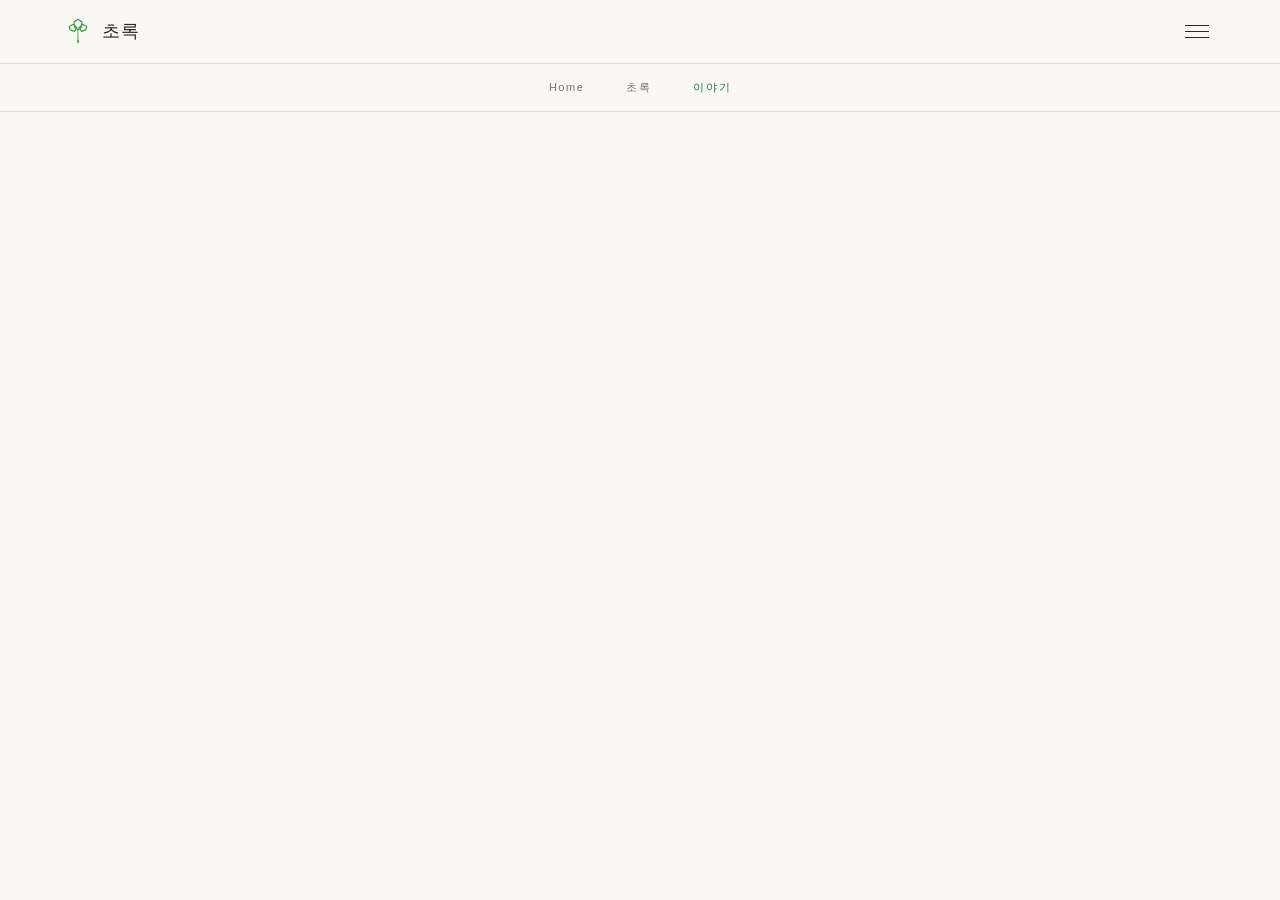
<file: stories/story02.html>
<!DOCTYPE html>
<html lang="ko">
  <head>
    <meta charset="UTF-8">
    <meta name="viewport" content="width=device-width, initial-scale=1.0">
    <title>자기애, 자기효능, 자긍심 — &lt;초록&gt;</title>
    <link rel="stylesheet" href="../style.css">
  </head>
  
  <body>
<header class="site-header">
  <a href="../index.html" class="brand">
    <img src="../logo.svg" alt="초록">
    <span>초록</span></a><button class="menu-button" id="menuButton" aria-label="MENU"><span></span><span></span><span></span>
    </button>
</header>
    
<nav class="category-nav">
  <a href="../index.html">Home</a>
  <a href="../chorok.html">초록</a>
  <a href="../stories.html" class="active">이야기</a>
</nav>
    
<aside class="side-menu" id="sideMenu">
  <div class="side-menu-inner">
    <p class="menu-label">MENU</p><a href="../index.html">Home</a>
    <a href="../chorok.html">초록</a><a href="../stories.html">이야기</a>
    <hr><p class="menu-label">ARCHIVE</p><a href="../issues/vol01.html">첫 번째 이야기</a>
    <a href="../issues/vol02.html">두 번째 이야기</a></div></aside>
    <div class="menu-overlay" id="menuOverlay"></div>
</file>
<file: style.css>
:root{
  --paper:#faf8f2;
  --paper-deep:#f1eee5;
  --ink:#292a25;
  --muted:#77776f;
  --line:#dedbd1;
  --green:#356b4d;
}

*{
  box-sizing:border-box;
}

html{
  scroll-behavior:smooth;
}

body{
  margin:0;
  background:var(--paper);
  color:var(--ink);
  font-family:Georgia,"Noto Serif KR",serif;
  line-height:1.8;
}

a{
  color:inherit;
  text-decoration:none;
}


/* =========================
   HEADER
========================= */

.site-header{
  position:fixed;
  top:0;
  left:0;
  width:100%;
  height:64px;
  padding:0 5vw;
  display:flex;
  align-items:center;
  justify-content:space-between;
  background:rgba(250,248,242,.95);
  border-bottom:1px solid var(--line);
  z-index:100;
}

.brand{
  display:flex;
  align-items:center;
  gap:10px;
  font-size:18px;
  letter-spacing:.08em;
}

.brand img{
  width:28px;
  height:28px;
  object-fit:contain;
}

.menu-button{
  width:38px;
  height:38px;
  border:0;
  background:transparent;
  cursor:pointer;
  padding:7px;
}

.menu-button span{
  display:block;
  width:100%;
  height:1px;
  background:var(--ink);
  margin:5px 0;
}


/* =========================
   CATEGORY NAV
========================= */

.category-nav{
  position:fixed;
  top:64px;
  left:0;
  width:100%;
  height:48px;
  display:flex;
  justify-content:center;
  align-items:center;
  gap:42px;
  background:var(--paper);
  border-bottom:1px solid var(--line);
  z-index:90;
}

.category-nav a{
  font-family:Arial,sans-serif;
  font-size:11px;
  letter-spacing:.14em;
  color:var(--muted);
}

.category-nav a.active{
  color:var(--green);
}


/* =========================
   SIDE MENU
========================= */

.side-menu{
  position:fixed;
  top:0;
  right:0;
  width:min(360px,85vw);
  height:100vh;
  background:var(--paper);
  transform:translateX(100%);
  transition:transform .35s ease;
  z-index:200;
  border-left:1px solid var(--line);
}

.side-menu.open{
  transform:translateX(0);
}

.side-menu-inner{
  padding:110px 40px;
  display:flex;
  flex-direction:column;
}

.side-menu a{
  font-size:22px;
  margin:8px 0;
}

.menu-label{
  font-family:Arial,sans-serif;
  font-size:10px;
  letter-spacing:.18em;
  color:var(--muted);
}

.side-menu hr{
  width:100%;
  border:0;
  border-top:1px solid var(--line);
  margin:30px 0;
}

.menu-overlay{
  position:fixed;
  inset:0;
  background:rgba(0,0,0,.25);
  opacity:0;
  pointer-events:none;
  transition:opacity .3s;
  z-index:150;
}

.menu-overlay.open{
  opacity:1;
  pointer-events:auto;
}


/* =========================
   HOME COVER
========================= */

.home-cover{
  min-height:100vh;
  padding:130px 7vw 40px;
  display:flex;
  flex-direction:column;
  justify-content:space-between;
}

.cover-meta{
  font-family:Arial,sans-serif;
  font-size:10px;
  letter-spacing:.15em;
}

.cover-center{
  text-align:center;
}

.cover-logo{
  width:100px;
  height:100px;
  object-fit:contain;
}

.cover-subtitle{
  color:var(--muted);
  margin-top:25px;
}

.cover-bottom{
  display:flex;
  justify-content:space-between;
  font-family:Arial,sans-serif;
  font-size:9px;
  letter-spacing:.12em;
}


/* =========================
   COMMON
========================= */

.section-label{
  font-family:Arial,sans-serif;
  font-size:10px;
  letter-spacing:.18em;
  color:var(--green);
}

.text-link{
  font-family:Arial,sans-serif;
  font-size:11px;
  letter-spacing:.12em;
  color:var(--green);
}


/* =========================
   HOME INTRO
========================= */

.home-intro{
  padding:150px 12vw;
  border-top:1px solid var(--line);
}

.home-intro h1{
  font-size:clamp(40px,7vw,80px);
  font-weight:400;
  margin:20px 0;
}

.intro-text{
  color:var(--muted);
  font-size:18px;
}


/* =========================
   HOME STORIES
========================= */

.home-stories{
  padding:100px 8vw;
  border-top:1px solid var(--line);
}

.section-heading{
  display:flex;
  justify-content:space-between;
  align-items:end;
  margin-bottom:60px;
}

.section-heading h2{
  font-size:42px;
  font-weight:400;
}

.story-preview-grid{
  display:grid;
  grid-template-columns:repeat(2,1fr);
  gap:30px;
}

.story-preview{
  padding:35px;
  border-top:1px solid var(--ink);
}

.story-number{
  font-family:Arial,sans-serif;
  font-size:11px;
  color:var(--green);
}

.story-preview h3{
  font-size:27px;
  font-weight:400;
}

.story-preview p{
  color:var(--muted);
}


/* =========================
   CATEGORY
========================= */

.category-header{
  padding:190px 10vw 100px;
  border-bottom:1px solid var(--line);
}

.category-header h1{
  font-size:clamp(55px,10vw,120px);
  font-weight:400;
  margin:10px 0 20px;
}

.category-header p:not(.section-label){
  color:var(--muted);
}


/* =========================
   ISSUE LIST
========================= */

.issue-list{
  padding:80px 8vw 120px;
}

.issue-card{
  display:grid;
  grid-template-columns:minmax(260px,1fr) 1fr;
  gap:70px;
  padding:70px 0;
  border-bottom:1px solid var(--line);
}

.issue-cover{
  display:block;
  aspect-ratio:3/4;
  background:var(--paper-deep);
  border:1px solid var(--line);
  overflow:hidden;
}

.issue-cover img{
  width:100%;
  height:100%;
  display:block;
  object-fit:cover;
  transition:transform .5s ease;
}

.issue-cover:hover img{
  transform:scale(1.025);
}

.issue-info{
  display:flex;
  flex-direction:column;
  justify-content:center;
}

.issue-info h2{
  font-size:40px;
  font-weight:400;
}

.issue-info p{
  color:var(--muted);
}

.issue-date{
  font-family:Arial,sans-serif;
  font-size:11px;
  letter-spacing:.12em;
}


/* =========================
   ISSUE COVER PAGE
========================= */

.issue-cover-page{
  min-height:100vh;
  padding:150px 10vw 80px;
  display:flex;
  flex-direction:column;
  justify-content:center;
  align-items:center;
  border-bottom:1px solid var(--line);
}

.issue-cover-large{
  width:min(460px,78vw);
  aspect-ratio:3/4;
  object-fit:cover;
  margin:25px 0;
  border:1px solid var(--line);
  box-shadow:0 18px 45px rgba(38,39,34,.08);
}

.issue-cover-title{
  font-size:42px;
  letter-spacing:.1em;
  margin:5px 0;
}


/* =========================
   STORIES LIST
========================= */

.stories-list{
  padding:50px 8vw 120px;
}

.story-card{
  display:grid;
  grid-template-columns:100px 1fr;
  gap:50px;
  padding:70px 0;
  border-bottom:1px solid var(--line);
}

.story-card-number{
  font-family:Arial,sans-serif;
  font-size:12px;
  color:var(--green);
}

.story-category{
  font-family:Arial,sans-serif;
  font-size:10px;
  letter-spacing:.15em;
  color:var(--muted);
}

.story-card h2{
  font-size:clamp(30px,5vw,55px);
  font-weight:400;
  margin:10px 0;
}

.story-card-content>p{
  color:var(--muted);
}


/* =========================
   ARTICLE PAGE
========================= */

.article-page{
  max-width:720px;
  margin:auto;
  padding:150px 30px;
}

.article-page h2{
  font-size:45px;
  font-weight:400;
  margin-bottom:60px;
}

.article-page p{
  margin:30px 0;
}


/* =========================
   ISSUE CONTENTS
========================= */

.issue-contents{
  padding:120px 10vw;
  border-top:1px solid var(--line);
  border-bottom:1px solid var(--line);
}

.issue-contents h2{
  font-size:50px;
  font-weight:400;
}

.issue-contents a{
  display:flex;
  gap:30px;
  padding:25px 0;
  border-top:1px solid var(--line);
}

.issue-contents a span{
  color:var(--green);
}


/* =========================
   STORY ARTICLE
========================= */

.story-article{
  padding-top:150px;
}


/* STORY HEADER */

.story-article-header{
  padding:100px 10vw;
  border-bottom:1px solid var(--line);
}

.story-article-header h1{
  max-width:900px;
  font-size:clamp(45px,8vw,100px);
  line-height:1.1;
  font-weight:400;
}

.story-date{
  color:var(--muted);
  font-family:Arial,sans-serif;
  font-size:11px;
}


/* STORY BODY */

.story-body{
  width:100%;
  max-width:680px;
  margin:0 auto;
  padding:120px 30px;
}

.story-body p{
  font-size:18px;
  margin:45px 0;
}


/* =========================
   STORY SUBTITLE
========================= */

.story-subtitle{
  font-size:22px !important;
  font-weight:700;
  color:var(--green);
  margin-top:55px !important;
  margin-bottom:24px !important;
}


/* =========================
   INDENT
========================= */

.indent{
  text-indent:2em;
}


/* =========================
   BLOCKQUOTE
========================= */

.story-body blockquote{
  margin:35px 0;
  padding:0 0 0 25px;
  border-left:1px solid var(--green);
  color:var(--ink);
  font-size:18px;
}


/* =========================
   ⭐ ESSAY IMAGE
   본문 글 폭과 정확히 동일
========================= */

.story-body .essay-image{
  display:block !important;

  width:100% !important;
  max-width:100% !important;

  margin:50px 0 !important;
  padding:0 !important;

  box-sizing:border-box !important;
}


/* 사진 자체 */

.story-body .essay-image img{
  display:block !important;

  width:100% !important;
  max-width:100% !important;

  height:auto !important;

  margin:0 !important;
  padding:0 !important;

  box-sizing:border-box !important;
}


/* 사진 설명 */

.story-body .essay-image figcaption{
  margin-top:10px;
  font-family:Arial,sans-serif;
  font-size:11px;
  color:var(--muted);
  text-align:left;
}


/* =========================
   FOOTER
========================= */

.site-footer{
  padding:80px 8vw;
  border-top:1px solid var(--line);
  text-align:center;
  color:var(--muted);
}

.site-footer img{
  width:35px;
  height:35px;
  object-fit:contain;
  margin-bottom:15px;
}


/* =========================
   MOBILE
========================= */

@media(max-width:700px){

  .category-nav{
    gap:22px;
  }

  .category-nav a{
    font-size:10px;
  }

  .home-cover{
    padding-left:25px;
    padding-right:25px;
  }

  .cover-logo{
    width:75px;
    height:75px;
  }

  .story-preview-grid{
    grid-template-columns:1fr;
  }

  .issue-card{
    grid-template-columns:1fr;
    gap:35px;
  }

  .issue-cover{
    max-width:360px;
  }

  .story-card{
    grid-template-columns:45px 1fr;
    gap:15px;
  }

  .story-card h2{
    font-size:32px;
  }

  .category-header{
    padding-left:25px;
    padding-right:25px;
  }

  .issue-list,
  .stories-list{
    padding-left:25px;
    padding-right:25px;
  }

  .article-page{
    padding-left:25px;
    padding-right:25px;
  }

  /* 모바일에서도 사진은 본문 폭과 동일 */
  .story-body{
    max-width:680px;
    padding-left:25px;
    padding-right:25px;
  }

  .story-body .essay-image{
    width:100% !important;
    max-width:100% !important;
  }

  .story-body .essay-image img{
    width:100% !important;
    max-width:100% !important;
  }
}
</file>
